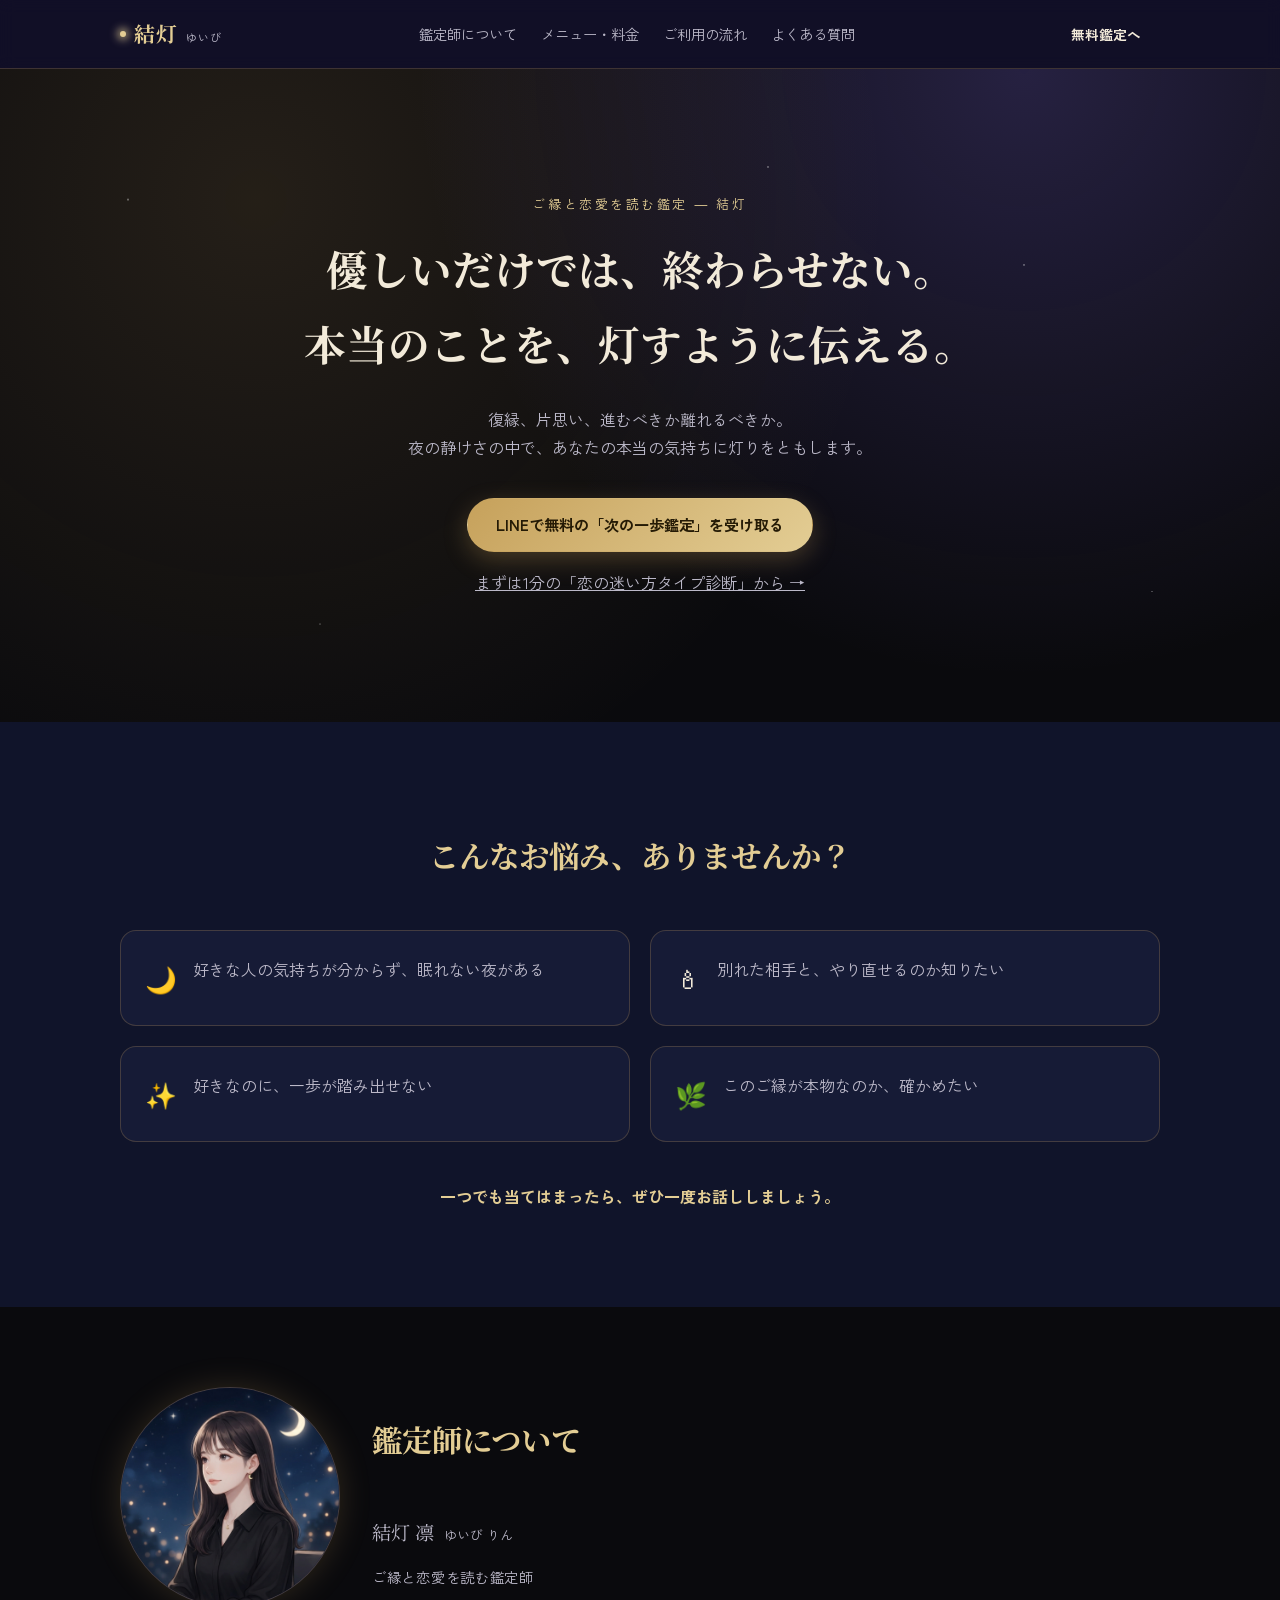
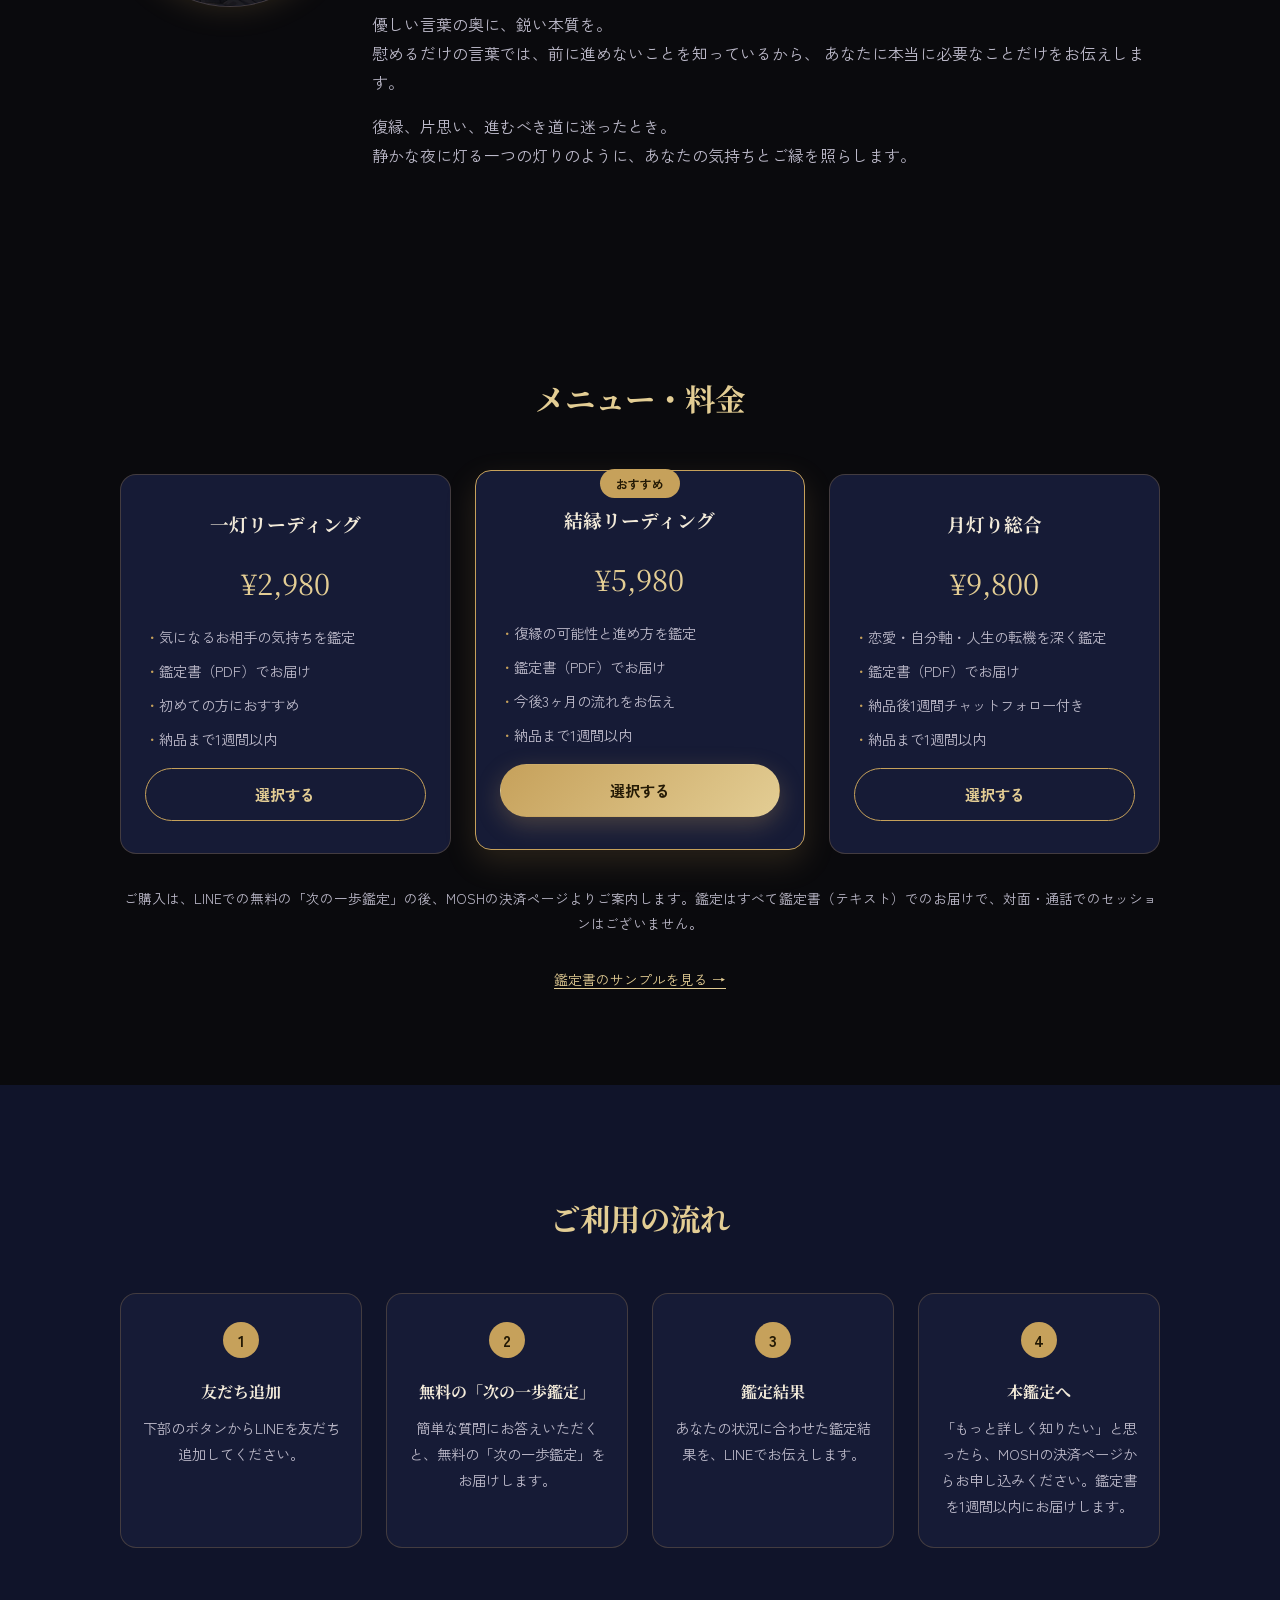
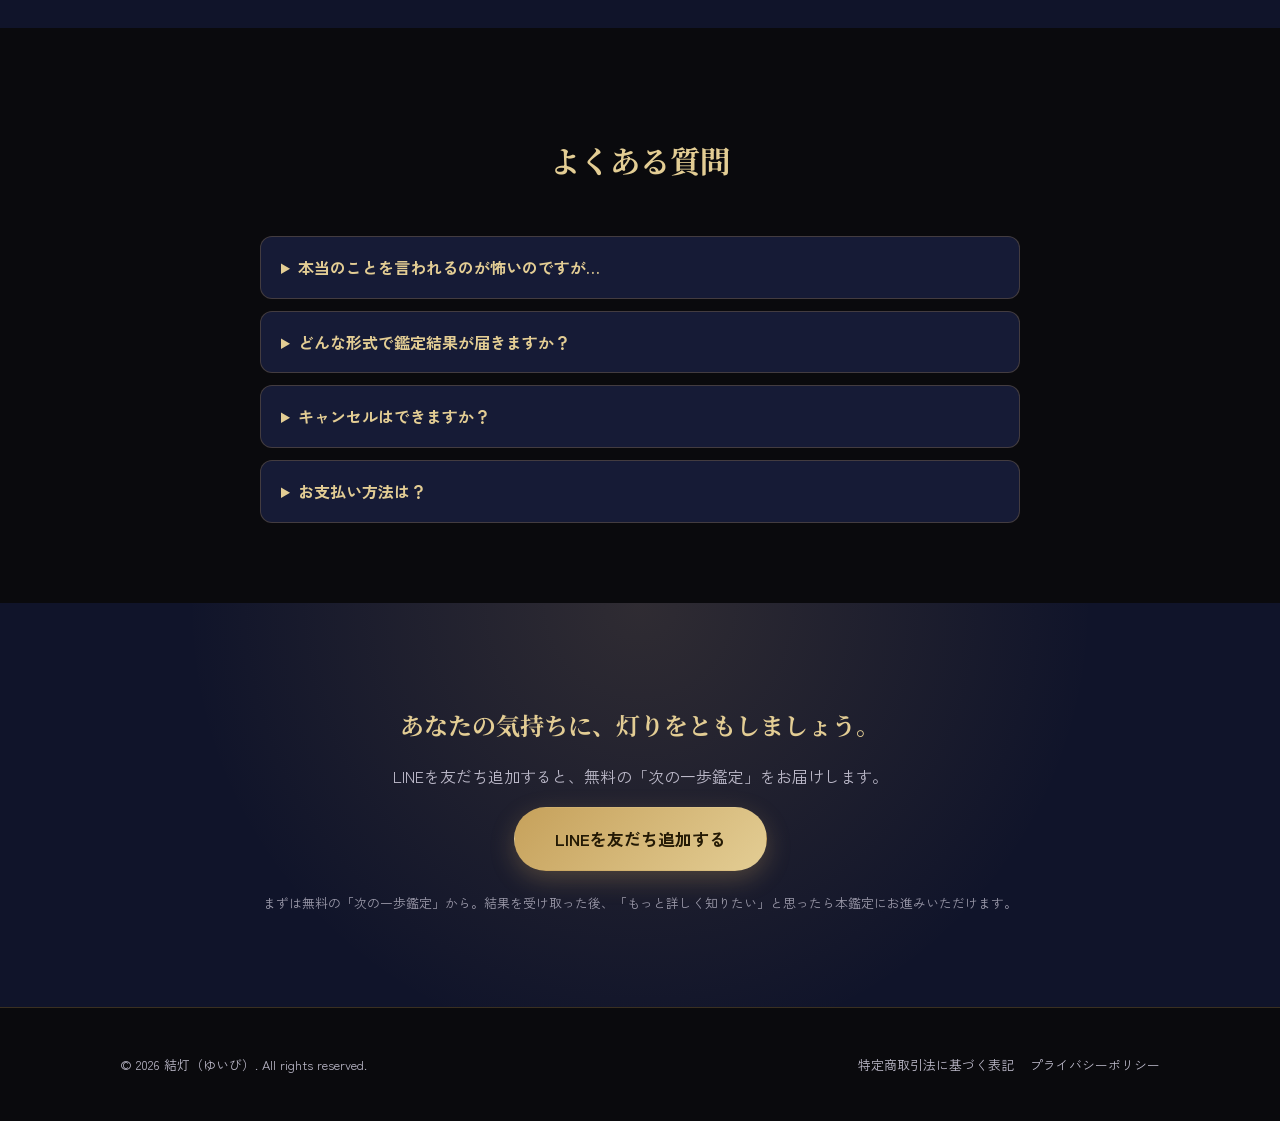
<file: index.html>
<!DOCTYPE html>
<html lang="ja">
<head>
<meta charset="UTF-8">
<meta name="viewport" content="width=device-width, initial-scale=1.0">
<title>結灯（ゆいび）— ご縁と恋愛を読む鑑定</title>
<meta name="description" content="優しい。でも、恋愛の現実には嘘をつかない。ご縁と恋愛を読む鑑定師・結灯 凛によるオンライン鑑定「結灯」。">
<link rel="preconnect" href="https://fonts.googleapis.com">
<link href="https://fonts.googleapis.com/css2?family=Noto+Serif+JP:wght@400;600;700&family=Zen+Kaku+Gothic+New:wght@400;500;700&display=swap" rel="stylesheet">
<link rel="stylesheet" href="css/style.css">
  <script data-goatcounter="https://yuibirin.goatcounter.com/count" async src="https://gc.zgo.at/count.js"></script>
</head>
<body>

<header class="site-header">
  <div class="container header-inner">
    <a href="#top" class="logo"><span class="logo-glow" aria-hidden="true"></span>結灯<span class="logo-kana">ゆいび</span></a>
    <nav class="nav" id="nav">
      <a href="#about">鑑定師について</a>
      <a href="#menu">メニュー・料金</a>
      <a href="#flow">ご利用の流れ</a>
      <a href="#faq">よくある質問</a>
    </nav>
    <a href="#cta" class="btn btn-small header-cta">無料鑑定へ</a>
    <button class="nav-toggle" id="navToggle" aria-label="メニューを開く">☰</button>
  </div>
</header>

<main>

  <!-- Hero -->
  <section class="hero" id="top">
    <div class="hero-stars" aria-hidden="true"></div>
    <div class="container hero-inner">
      <p class="eyebrow">ご縁と恋愛を読む鑑定 ― 結灯</p>
      <h1>優しいだけでは、終わらせない。<br>本当のことを、灯すように伝える。</h1>
      <p class="hero-sub">
        復縁、片思い、進むべきか離れるべきか。<br>
        夜の静けさの中で、あなたの本当の気持ちに灯りをともします。
      </p>
      <a href="#cta" class="btn btn-primary">LINEで無料の「次の一歩鑑定」を受け取る</a>
      <p class="hero-sub" style="margin-top:16px;"><a href="shindan.html" style="text-decoration:underline;">まずは1分の「恋の迷い方タイプ診断」から →</a></p>
    </div>
  </section>

  <!-- お悩み共感 -->
  <section class="empathy">
    <div class="container">
      <h2 class="section-title">こんなお悩み、ありませんか？</h2>
      <ul class="empathy-list">
        <li>
          <span class="empathy-icon">🌙</span>
          <p>好きな人の気持ちが分からず、眠れない夜がある</p>
        </li>
        <li>
          <span class="empathy-icon">🕯</span>
          <p>別れた相手と、やり直せるのか知りたい</p>
        </li>
        <li>
          <span class="empathy-icon">✨</span>
          <p>好きなのに、一歩が踏み出せない</p>
        </li>
        <li>
          <span class="empathy-icon">🌿</span>
          <p>このご縁が本物なのか、確かめたい</p>
        </li>
      </ul>
      <p class="empathy-lead">一つでも当てはまったら、ぜひ一度お話ししましょう。</p>
    </div>
  </section>

  <!-- 鑑定師について -->
  <section class="about" id="about">
    <div class="container about-inner">
      <div class="about-photo">
        <img src="images/profile.jpg" alt="結灯 凛（ゆいび りん）">
      </div>
      <div class="about-text">
        <h2 class="section-title align-left">鑑定師について</h2>
        <p class="about-name">結灯 凛<span class="about-kana">ゆいび りん</span></p>
        <p class="about-title">ご縁と恋愛を読む鑑定師</p>
        <p>
          優しい言葉の奥に、鋭い本質を。<br>
          慰めるだけの言葉では、前に進めないことを知っているから、
          あなたに本当に必要なことだけをお伝えします。
        </p>
        <p>
          復縁、片思い、進むべき道に迷ったとき。<br>
          静かな夜に灯る一つの灯りのように、あなたの気持ちとご縁を照らします。
        </p>
      </div>
    </div>
  </section>

  <!-- メニュー・料金 -->
  <section class="menu" id="menu">
    <div class="container">
      <h2 class="section-title">メニュー・料金</h2>
      <div class="plans">
        <div class="plan-card">
          <h3>一灯リーディング</h3>
          <p class="plan-price">¥2,980</p>
          <ul>
            <li>気になるお相手の気持ちを鑑定</li>
            <li>鑑定書（PDF）でお届け</li>
            <li>初めての方におすすめ</li>
            <li>納品まで1週間以内</li>
          </ul>
          <a href="#cta" class="btn btn-outline">選択する</a>
        </div>
        <div class="plan-card plan-featured">
          <p class="plan-badge">おすすめ</p>
          <h3>結縁リーディング</h3>
          <p class="plan-price">¥5,980</p>
          <ul>
            <li>復縁の可能性と進め方を鑑定</li>
            <li>鑑定書（PDF）でお届け</li>
            <li>今後3ヶ月の流れをお伝え</li>
            <li>納品まで1週間以内</li>
          </ul>
          <a href="#cta" class="btn btn-primary">選択する</a>
        </div>
        <div class="plan-card">
          <h3>月灯り総合</h3>
          <p class="plan-price">¥9,800</p>
          <ul>
            <li>恋愛・自分軸・人生の転機を深く鑑定</li>
            <li>鑑定書（PDF）でお届け</li>
            <li>納品後1週間チャットフォロー付き</li>
            <li>納品まで1週間以内</li>
          </ul>
          <a href="#cta" class="btn btn-outline">選択する</a>
        </div>
      </div>
      <p class="menu-flow-note">ご購入は、LINEでの無料の「次の一歩鑑定」の後、MOSHの決済ページよりご案内します。鑑定はすべて鑑定書（テキスト）でのお届けで、対面・通話でのセッションはございません。</p>
      <p class="menu-flow-note"><a href="sample.html">鑑定書のサンプルを見る →</a></p>
    </div>
  </section>

  <!-- ご利用の流れ -->
  <section class="flow" id="flow">
    <div class="container">
      <h2 class="section-title">ご利用の流れ</h2>
      <ol class="flow-steps">
        <li>
          <span class="flow-num">1</span>
          <h3>友だち追加</h3>
          <p>下部のボタンからLINEを友だち追加してください。</p>
        </li>
        <li>
          <span class="flow-num">2</span>
          <h3>無料の「次の一歩鑑定」</h3>
          <p>簡単な質問にお答えいただくと、無料の「次の一歩鑑定」をお届けします。</p>
        </li>
        <li>
          <span class="flow-num">3</span>
          <h3>鑑定結果</h3>
          <p>あなたの状況に合わせた鑑定結果を、LINEでお伝えします。</p>
        </li>
        <li>
          <span class="flow-num">4</span>
          <h3>本鑑定へ</h3>
          <p>「もっと詳しく知りたい」と思ったら、MOSHの決済ページからお申し込みください。鑑定書を1週間以内にお届けします。</p>
        </li>
      </ol>
    </div>
  </section>

  <!-- FAQ -->
  <section class="faq" id="faq">
    <div class="container">
      <h2 class="section-title">よくある質問</h2>
      <div class="faq-list">
        <details>
          <summary>本当のことを言われるのが怖いのですが…</summary>
          <p>優しくお伝えしますが、現実から目を逸らさない鑑定を大切にしています。あなたが前に進むために必要なことだけをお話しします。</p>
        </details>
        <details>
          <summary>どんな形式で鑑定結果が届きますか？</summary>
          <p>すべて鑑定書（テキスト）でのお届けです。対面・通話でのセッションはございませんので、お好きなタイミングで読み返していただけます。</p>
        </details>
        <details>
          <summary>キャンセルはできますか？</summary>
          <p>鑑定書の作成に着手する前であれば全額返金いたします。作成に着手した後は、サービスの性質上、返金をお受けできません。</p>
        </details>
        <details>
          <summary>お支払い方法は？</summary>
          <p>クレジットカード決済に対応しています（決済代行サービス「MOSH」を利用）。LINEでのご案内後、MOSHの決済ページからお申し込みいただけます。</p>
        </details>
      </div>
    </div>
  </section>

  <!-- CTA -->
  <section class="cta-final" id="cta">
    <div class="container">
      <h2>あなたの気持ちに、灯りをともしましょう。</h2>
      <p>LINEを友だち追加すると、無料の「次の一歩鑑定」をお届けします。</p>
      <a href="https://lin.ee/8KUu7Op" class="btn btn-primary btn-large" target="_blank" rel="noopener" data-goatcounter-click="top-line" data-goatcounter-title="トップ→LINEボタン">LINEを友だち追加する</a>
      <p class="cta-note">まずは無料の「次の一歩鑑定」から。結果を受け取った後、「もっと詳しく知りたい」と思ったら本鑑定にお進みいただけます。</p>
    </div>
  </section>

</main>

<footer class="site-footer">
  <div class="container footer-inner">
    <p>&copy; 2026 結灯（ゆいび）. All rights reserved.</p>
    <nav class="footer-nav">
      <a href="tokushoho.html">特定商取引法に基づく表記</a>
      <a href="privacy.html">プライバシーポリシー</a>
    </nav>
  </div>
</footer>

<script src="js/script.js"></script>
</body>
</html>
</file>
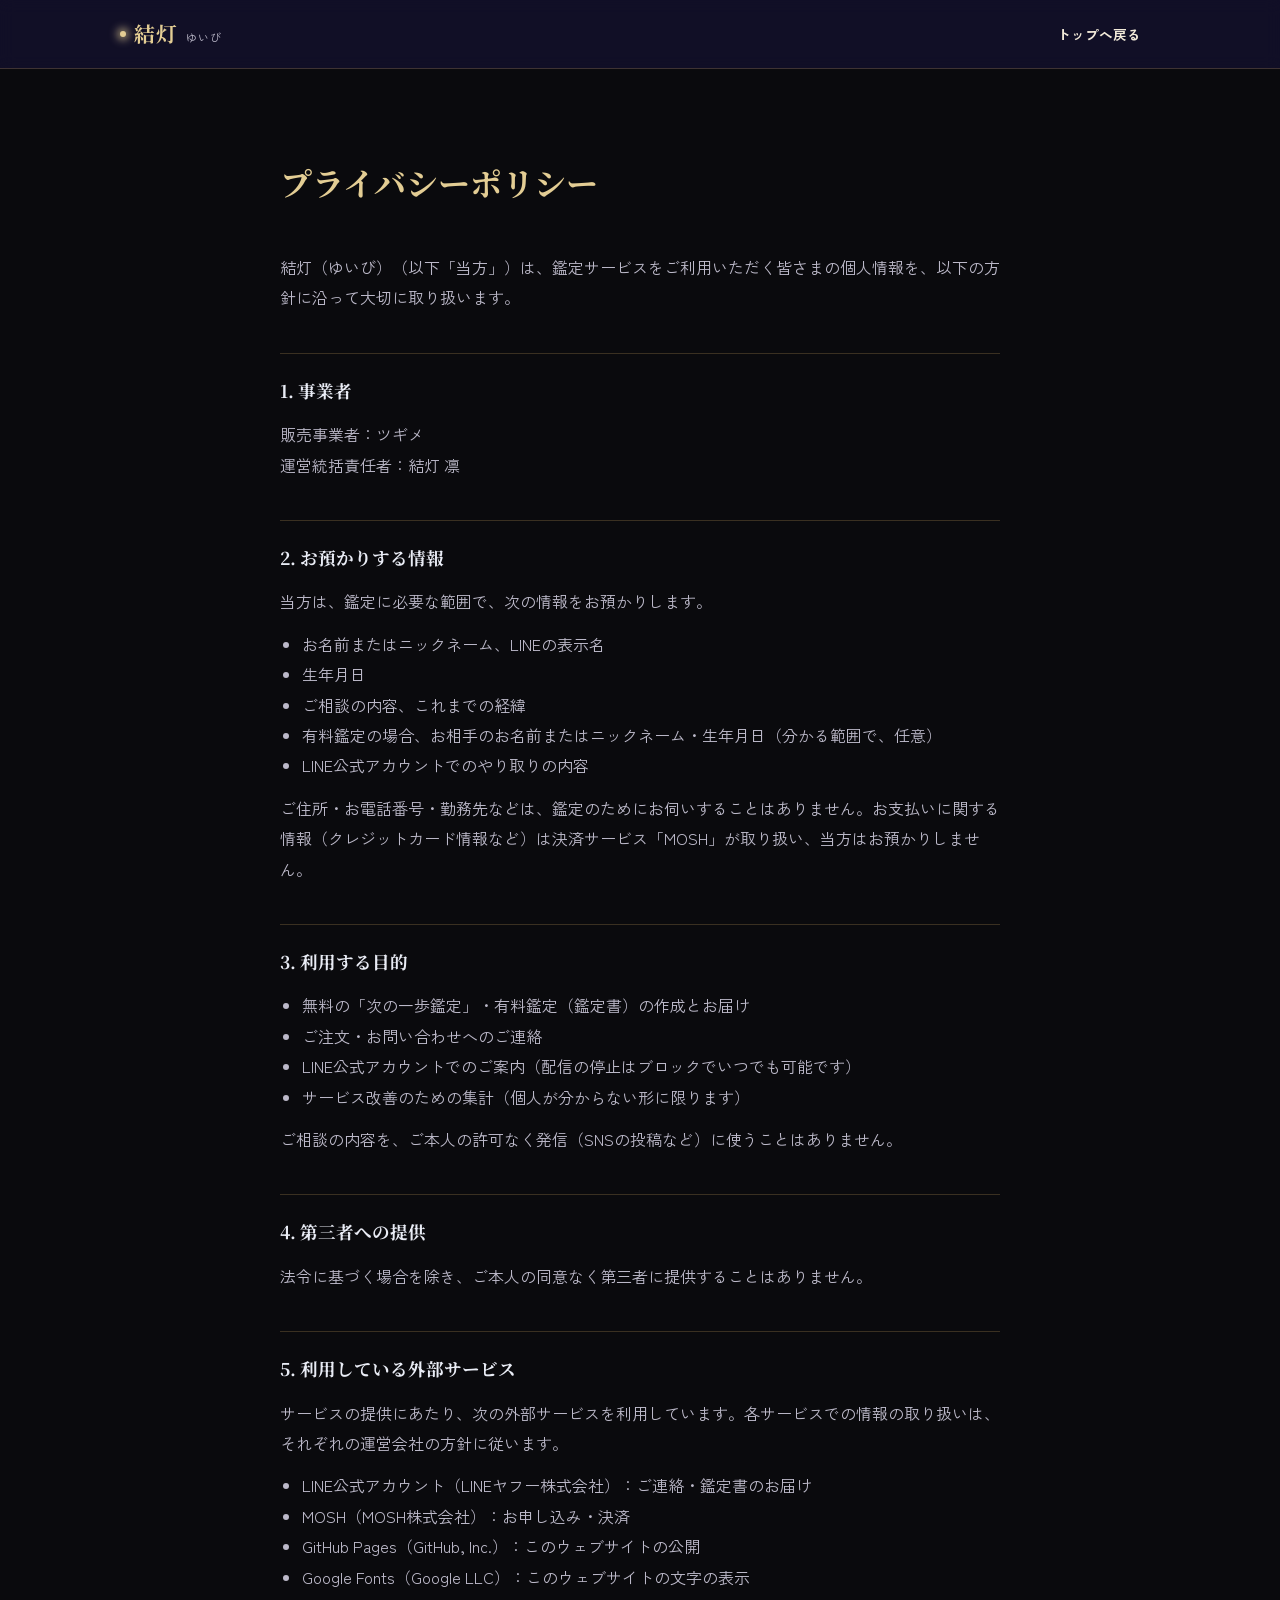
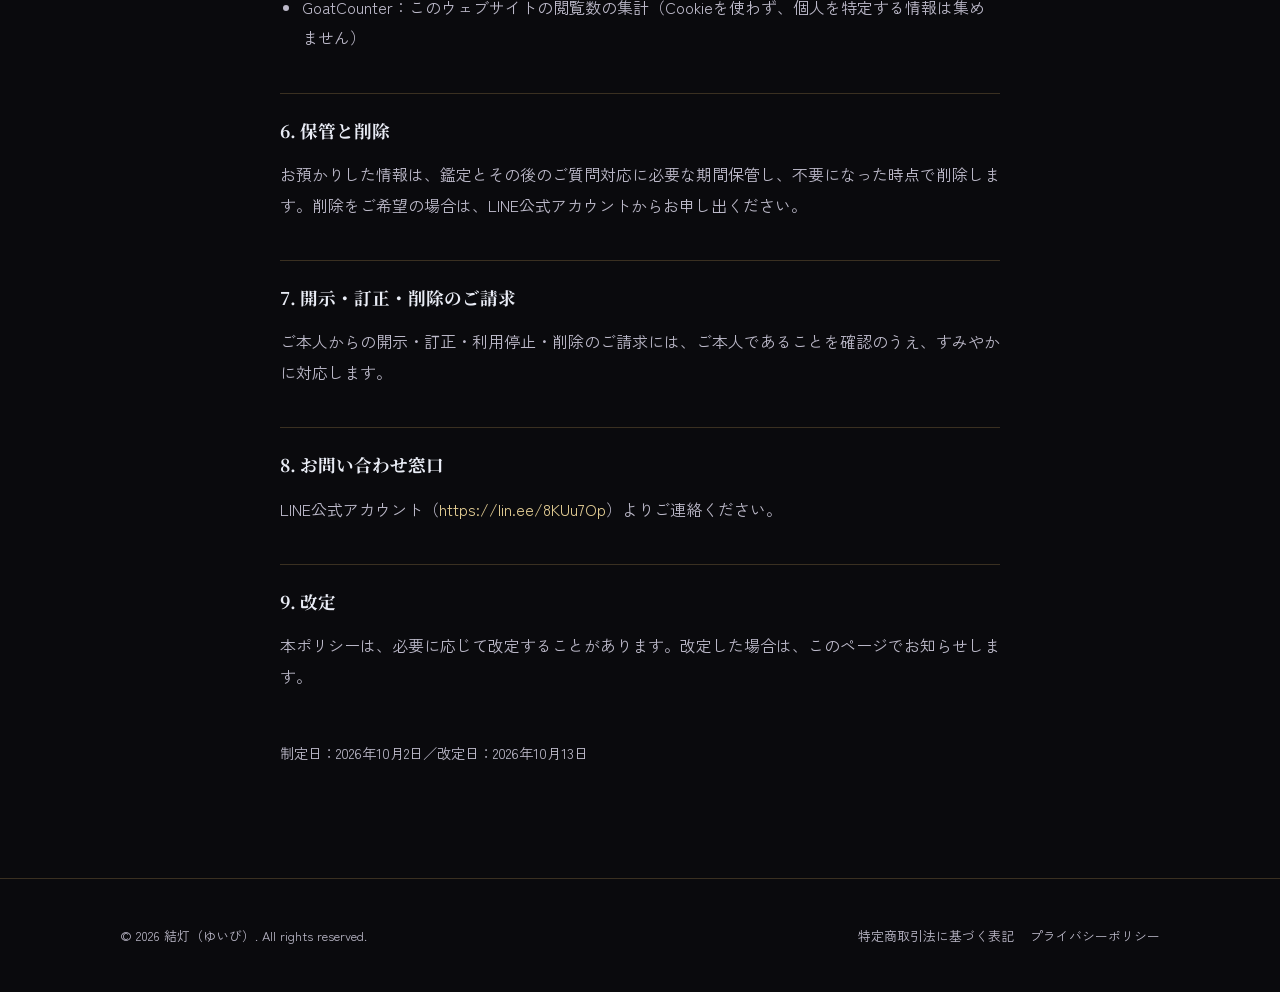
<file: privacy.html>
<!DOCTYPE html>
<html lang="ja">
<head>
<meta charset="UTF-8">
<meta name="viewport" content="width=device-width, initial-scale=1.0">
<title>プライバシーポリシー — 結灯（ゆいび）</title>
<meta name="description" content="結灯（ゆいび）のプライバシーポリシーです。">
<link rel="preconnect" href="https://fonts.googleapis.com">
<link href="https://fonts.googleapis.com/css2?family=Noto+Serif+JP:wght@400;600;700&family=Zen+Kaku+Gothic+New:wght@400;500;700&display=swap" rel="stylesheet">
<link rel="stylesheet" href="css/style.css">
<link rel="stylesheet" href="css/legal.css">
  <script data-goatcounter="https://yuibirin.goatcounter.com/count" async src="https://gc.zgo.at/count.js"></script>
</head>
<body>

<header class="site-header">
  <div class="container header-inner">
    <a href="index.html" class="logo"><span class="logo-glow" aria-hidden="true"></span>結灯<span class="logo-kana">ゆいび</span></a>
    <a href="index.html" class="btn btn-small header-cta">トップへ戻る</a>
  </div>
</header>

<main class="legal">
  <div class="container legal-inner">
    <h1>プライバシーポリシー</h1>

    <div class="legal-text">
      <p>結灯（ゆいび）（以下「当方」）は、鑑定サービスをご利用いただく皆さまの個人情報を、以下の方針に沿って大切に取り扱います。</p>

      <h2>1. 事業者</h2>
      <p>販売事業者：ツギメ<br>運営統括責任者：結灯 凛</p>

      <h2>2. お預かりする情報</h2>
      <p>当方は、鑑定に必要な範囲で、次の情報をお預かりします。</p>
      <ul>
        <li>お名前またはニックネーム、LINEの表示名</li>
        <li>生年月日</li>
        <li>ご相談の内容、これまでの経緯</li>
        <li>有料鑑定の場合、お相手のお名前またはニックネーム・生年月日（分かる範囲で、任意）</li>
        <li>LINE公式アカウントでのやり取りの内容</li>
      </ul>
      <p>ご住所・お電話番号・勤務先などは、鑑定のためにお伺いすることはありません。お支払いに関する情報（クレジットカード情報など）は決済サービス「MOSH」が取り扱い、当方はお預かりしません。</p>

      <h2>3. 利用する目的</h2>
      <ul>
        <li>無料の「次の一歩鑑定」・有料鑑定（鑑定書）の作成とお届け</li>
        <li>ご注文・お問い合わせへのご連絡</li>
        <li>LINE公式アカウントでのご案内（配信の停止はブロックでいつでも可能です）</li>
        <li>サービス改善のための集計（個人が分からない形に限ります）</li>
      </ul>
      <p>ご相談の内容を、ご本人の許可なく発信（SNSの投稿など）に使うことはありません。</p>

      <h2>4. 第三者への提供</h2>
      <p>法令に基づく場合を除き、ご本人の同意なく第三者に提供することはありません。</p>

      <h2>5. 利用している外部サービス</h2>
      <p>サービスの提供にあたり、次の外部サービスを利用しています。各サービスでの情報の取り扱いは、それぞれの運営会社の方針に従います。</p>
      <ul>
        <li>LINE公式アカウント（LINEヤフー株式会社）：ご連絡・鑑定書のお届け</li>
        <li>MOSH（MOSH株式会社）：お申し込み・決済</li>
        <li>GitHub Pages（GitHub, Inc.）：このウェブサイトの公開</li>
        <li>Google Fonts（Google LLC）：このウェブサイトの文字の表示</li>
        <li>GoatCounter：このウェブサイトの閲覧数の集計（Cookieを使わず、個人を特定する情報は集めません）</li>
      </ul>

      <h2>6. 保管と削除</h2>
      <p>お預かりした情報は、鑑定とその後のご質問対応に必要な期間保管し、不要になった時点で削除します。削除をご希望の場合は、LINE公式アカウントからお申し出ください。</p>

      <h2>7. 開示・訂正・削除のご請求</h2>
      <p>ご本人からの開示・訂正・利用停止・削除のご請求には、ご本人であることを確認のうえ、すみやかに対応します。</p>

      <h2>8. お問い合わせ窓口</h2>
      <p>LINE公式アカウント（<a href="https://lin.ee/8KUu7Op" target="_blank" rel="noopener">https://lin.ee/8KUu7Op</a>）よりご連絡ください。</p>

      <h2>9. 改定</h2>
      <p>本ポリシーは、必要に応じて改定することがあります。改定した場合は、このページでお知らせします。</p>

      <p class="legal-date">制定日：2026年10月2日／改定日：2026年10月13日</p>
    </div>
  </div>
</main>

<footer class="site-footer">
  <div class="container footer-inner">
    <p>&copy; 2026 結灯（ゆいび）. All rights reserved.</p>
    <nav class="footer-nav">
      <a href="tokushoho.html">特定商取引法に基づく表記</a>
      <a href="privacy.html">プライバシーポリシー</a>
    </nav>
  </div>
</footer>

</body>
</html>
</file>
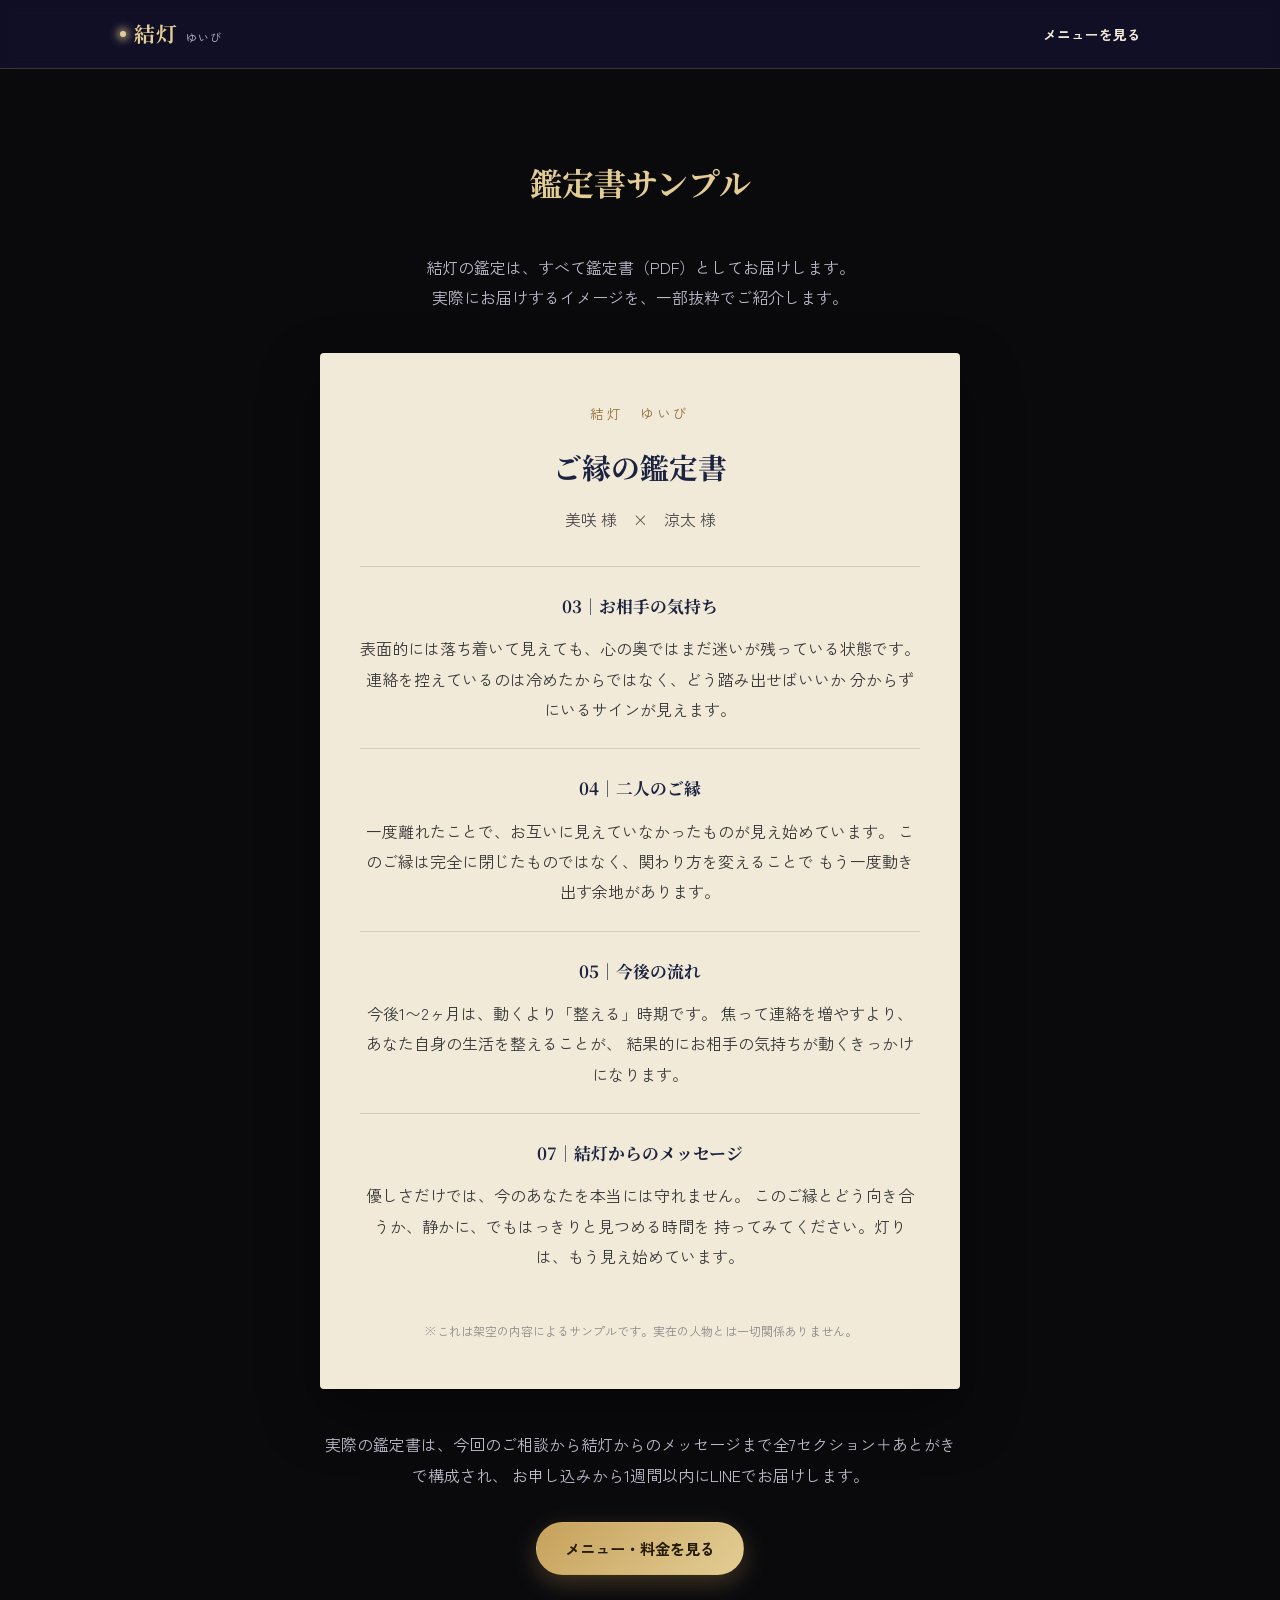
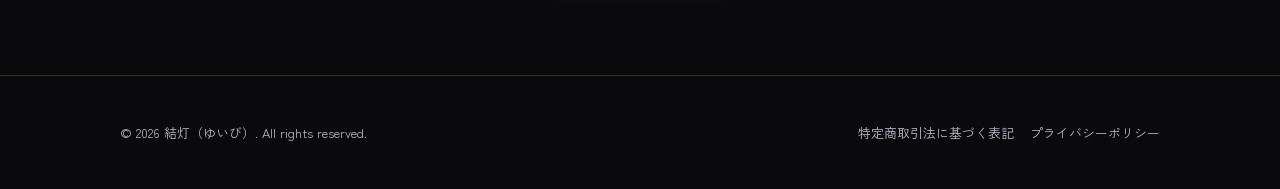
<file: sample.html>
<!DOCTYPE html>
<html lang="ja">
<head>
<meta charset="UTF-8">
<meta name="viewport" content="width=device-width, initial-scale=1.0">
<title>鑑定書サンプル — 結灯（ゆいび）</title>
<meta name="description" content="結灯（ゆいび）でお届けする鑑定書のサンプルイメージです。">
<link rel="preconnect" href="https://fonts.googleapis.com">
<link href="https://fonts.googleapis.com/css2?family=Noto+Serif+JP:wght@400;600;700&family=Zen+Kaku+Gothic+New:wght@400;500;700&display=swap" rel="stylesheet">
<link rel="stylesheet" href="css/style.css">
<link rel="stylesheet" href="css/legal.css">
<link rel="stylesheet" href="css/sample.css">
  <script data-goatcounter="https://yuibirin.goatcounter.com/count" async src="https://gc.zgo.at/count.js"></script>
</head>
<body>

<header class="site-header">
  <div class="container header-inner">
    <a href="index.html" class="logo"><span class="logo-glow" aria-hidden="true"></span>結灯<span class="logo-kana">ゆいび</span></a>
    <a href="index.html#menu" class="btn btn-small header-cta">メニューを見る</a>
  </div>
</header>

<main class="legal sample-page">
  <div class="container legal-inner">
    <h1>鑑定書サンプル</h1>
    <p class="sample-intro">
      結灯の鑑定は、すべて鑑定書（PDF）としてお届けします。<br>
      実際にお届けするイメージを、一部抜粋でご紹介します。
    </p>

    <div class="doc-mock">
      <p class="doc-mock-eyebrow">結灯　ゆいび</p>
      <h2 class="doc-mock-title">ご縁の鑑定書</h2>
      <p class="doc-mock-names">美咲 様　×　涼太 様</p>

      <div class="doc-mock-section">
        <h3>03｜お相手の気持ち</h3>
        <p>
          表面的には落ち着いて見えても、心の奥ではまだ迷いが残っている状態です。
          連絡を控えているのは冷めたからではなく、どう踏み出せばいいか
          分からずにいるサインが見えます。
        </p>
      </div>

      <div class="doc-mock-section">
        <h3>04｜二人のご縁</h3>
        <p>
          一度離れたことで、お互いに見えていなかったものが見え始めています。
          このご縁は完全に閉じたものではなく、関わり方を変えることで
          もう一度動き出す余地があります。
        </p>
      </div>

      <div class="doc-mock-section">
        <h3>05｜今後の流れ</h3>
        <p>
          今後1〜2ヶ月は、動くより「整える」時期です。
          焦って連絡を増やすより、あなた自身の生活を整えることが、
          結果的にお相手の気持ちが動くきっかけになります。
        </p>
      </div>

      <div class="doc-mock-section">
        <h3>07｜結灯からのメッセージ</h3>
        <p>
          優しさだけでは、今のあなたを本当には守れません。
          このご縁とどう向き合うか、静かに、でもはっきりと見つめる時間を
          持ってみてください。灯りは、もう見え始めています。
        </p>
      </div>

      <p class="doc-mock-note">※これは架空の内容によるサンプルです。実在の人物とは一切関係ありません。</p>
    </div>

    <p class="sample-footnote">
      実際の鑑定書は、今回のご相談から結灯からのメッセージまで全7セクション＋あとがきで構成され、
      お申し込みから1週間以内にLINEでお届けします。
    </p>

    <a href="index.html#menu" class="btn btn-primary">メニュー・料金を見る</a>
  </div>
</main>

<footer class="site-footer">
  <div class="container footer-inner">
    <p>&copy; 2026 結灯（ゆいび）. All rights reserved.</p>
    <nav class="footer-nav">
      <a href="tokushoho.html">特定商取引法に基づく表記</a>
      <a href="privacy.html">プライバシーポリシー</a>
    </nav>
  </div>
</footer>

</body>
</html>
</file>
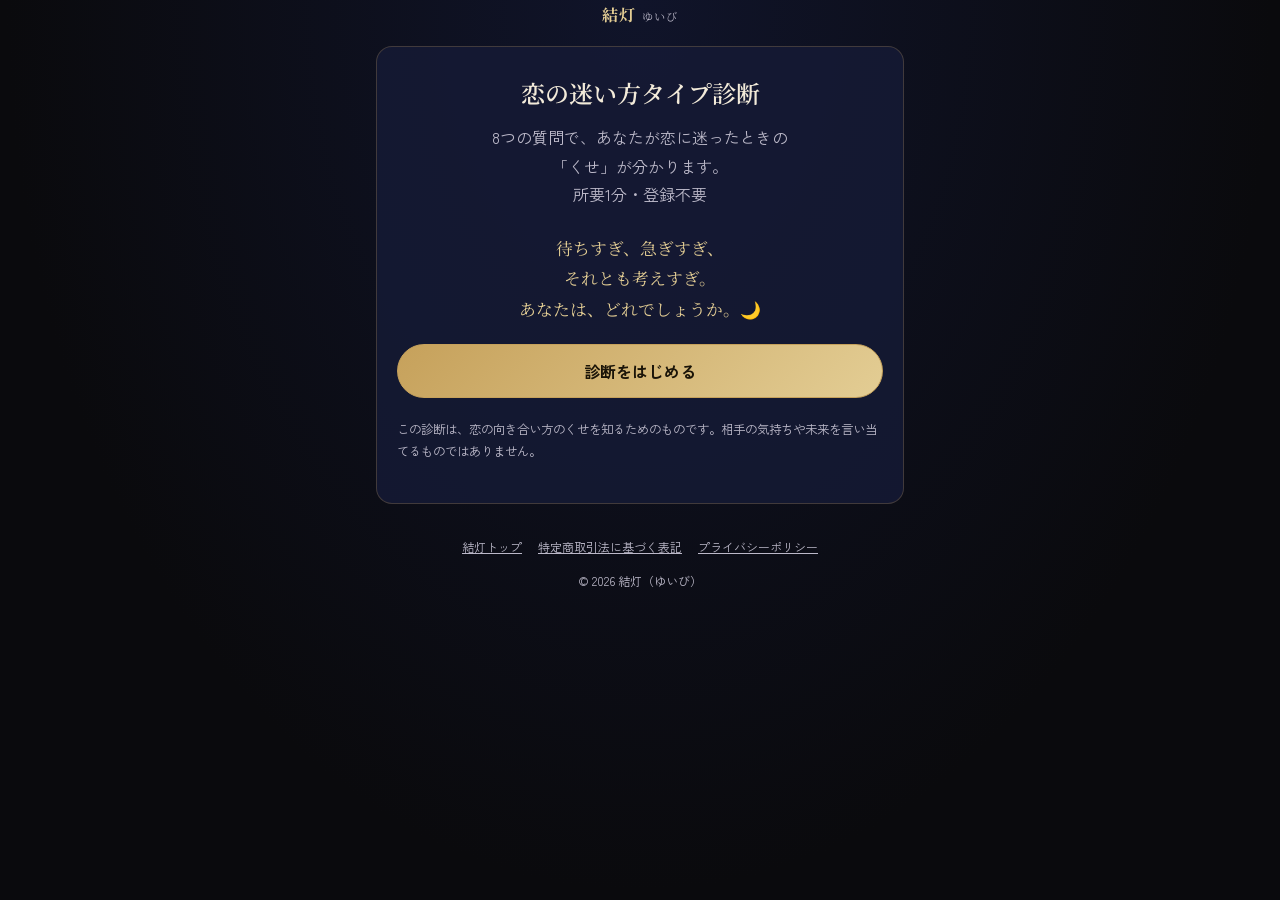
<file: shindan.html>
<!DOCTYPE html>
<html lang="ja">
<head>
<meta charset="UTF-8">
<meta name="viewport" content="width=device-width, initial-scale=1.0">
<title>恋の迷い方タイプ診断 — 結灯（ゆいび）</title>
<meta name="description" content="8つの質問で、あなたが恋に迷ったときの「くせ」が分かります。所要1分・登録不要。">
<meta property="og:title" content="恋の迷い方タイプ診断 — 結灯（ゆいび）">
<meta property="og:description" content="8つの質問で、恋に迷ったときのあなたの「くせ」が分かります。所要1分・登録不要。">
<link rel="preconnect" href="https://fonts.googleapis.com">
<link href="https://fonts.googleapis.com/css2?family=Noto+Serif+JP:wght@400;600;700&family=Zen+Kaku+Gothic+New:wght@400;500;700&display=swap" rel="stylesheet">
<style>
:root {
  --bg: #0a0a0d;
  --bg-alt: #10142a;
  --surface: #161b36;
  --text: #f2ead9;
  --muted: #bcb9c9;
  --accent: #c6a15b;
  --accent-soft: #e3cd94;
  --border: rgba(198, 161, 91, 0.25);
  --serif: "Noto Serif JP", serif;
  --sans: "Zen Kaku Gothic New", sans-serif;
}
* { box-sizing: border-box; }
body {
  margin: 0;
  min-height: 100vh;
  background: radial-gradient(ellipse at top, var(--bg-alt) 0%, var(--bg) 70%);
  color: var(--text);
  font-family: var(--sans);
  line-height: 1.8;
  -webkit-font-smoothing: antialiased;
}
a { color: inherit; }
.wrap { max-width: 560px; margin: 0 auto; padding: 0 16px; }
header { padding: 20px 0 8px; text-align: center; }
.logo { font-family: var(--serif); font-weight: 700; color: var(--accent-soft); letter-spacing: .05em; text-decoration: none; }
.logo small { font-size: .7em; margin-left: 6px; color: var(--muted); font-weight: 400; }
.card {
  background: rgba(22, 27, 54, 0.85);
  border: 1px solid var(--border);
  border-radius: 16px;
  padding: 28px 20px;
  margin: 16px 0 32px;
}
h1, h2 { font-family: var(--serif); font-weight: 600; line-height: 1.5; margin: 0 0 12px; }
h1 { font-size: 1.5rem; text-align: center; }
h2 { font-size: 1.15rem; }
.lead { color: var(--muted); text-align: center; margin: 0 0 24px; }
.tease { color: var(--accent-soft); text-align: center; font-family: var(--serif); font-size: 1.05rem; margin: 0 0 20px; }
.note { font-size: .78rem; color: var(--muted); margin-top: 20px; }
.btn {
  display: block; width: 100%;
  padding: 14px 16px; border-radius: 999px;
  border: 1px solid var(--accent);
  background: linear-gradient(135deg, var(--accent), var(--accent-soft));
  color: #1a1408; font-weight: 700; font-size: 1rem; font-family: var(--sans);
  text-align: center; text-decoration: none; cursor: pointer;
}
.btn-line { background: #06c755; border-color: #06c755; color: #fff; }
.btn-ghost { background: transparent; color: var(--accent-soft); margin-top: 12px; }
.progress { height: 4px; background: rgba(255,255,255,.08); border-radius: 4px; margin-bottom: 20px; overflow: hidden; }
.progress span { display: block; height: 100%; background: var(--accent-soft); width: 0; transition: width .3s; }
.qnum { color: var(--accent-soft); font-size: .85rem; margin-bottom: 4px; }
.opts { display: grid; gap: 10px; margin-top: 16px; }
.opt {
  text-align: left; padding: 14px 16px; border-radius: 12px;
  border: 1px solid var(--border); background: rgba(10,10,13,.5);
  color: var(--text); font-family: var(--sans); font-size: .95rem; line-height: 1.6; cursor: pointer;
}
.opt:hover, .opt:focus-visible { border-color: var(--accent-soft); outline: none; }
.type-label { text-align: center; color: var(--muted); font-size: .85rem; margin: 0; }
.type-name { text-align: center; font-family: var(--serif); font-size: 1.8rem; color: var(--accent-soft); margin: 4px 0 8px; }
.type-catch { text-align: center; margin: 0 0 20px; }
.step { border-left: 3px solid var(--accent); padding: 8px 12px; margin: 20px 0; background: rgba(198,161,91,.08); border-radius: 0 8px 8px 0; }
.step strong { display: block; color: var(--accent-soft); font-size: .85rem; }
.next { margin-top: 24px; padding-top: 8px; border-top: 1px solid var(--border); }
.cta { margin: 0 0 8px; padding: 16px; border: 1px solid #06c755; border-radius: 12px; background: rgba(6,199,85,.06); }
.cta-title { font-family: var(--serif); font-weight: 700; text-align: center; color: var(--accent-soft); margin: 0 0 6px; }
.cta-sub { font-size: .88rem; margin: 0 0 14px; }
.cta-sub b { color: var(--accent-soft); }
.steps { margin: 14px 0 0; padding-left: 1.4em; font-size: .9rem; }
.steps small { color: var(--muted); }
.steps li { margin: 4px 0; }
.steps b { color: var(--accent-soft); }
.hidden { display: none; }
footer { text-align: center; font-size: .75rem; color: var(--muted); padding: 0 0 32px; }
footer a { margin: 0 8px; }
</style>
  <script data-goatcounter="https://yuibirin.goatcounter.com/count" async src="https://gc.zgo.at/count.js"></script>
</head>
<body>
<header class="wrap">
  <a class="logo" href="index.html">結灯<small>ゆいび</small></a>
</header>

<main class="wrap">
  <section class="card" id="start">
    <h1>恋の迷い方タイプ診断</h1>
    <p class="lead">8つの質問で、あなたが恋に迷ったときの<br>「くせ」が分かります。<br>所要1分・登録不要</p>
    <p class="tease">待ちすぎ、急ぎすぎ、<br>それとも考えすぎ。<br>あなたは、どれでしょうか。🌙</p>
    <button class="btn" id="startBtn">診断をはじめる</button>
    <p class="note">この診断は、恋の向き合い方のくせを知るためのものです。相手の気持ちや未来を言い当てるものではありません。</p>
  </section>

  <section class="card hidden" id="quiz" aria-live="polite">
    <div class="progress"><span id="bar"></span></div>
    <p class="qnum" id="qnum"></p>
    <h2 id="qtext"></h2>
    <div class="opts" id="opts"></div>
  </section>

  <section class="card hidden" id="result" aria-live="polite">
    <p class="type-label">あなたは</p>
    <p class="type-name" id="rname"></p>
    <p class="type-catch" id="rcatch"></p>
    <div class="cta">
      <p class="cta-title">無料で、結灯 凛があなたの次の一歩を視ます🌙</p>
      <p class="cta-sub">このタイプの続き（その夜にできる小さな一歩）と、月霊鑑定で視る<b>「次の一歩鑑定」</b>を、LINEでお届けします。</p>
      <a class="btn btn-line" id="lineBtn" href="https://lin.ee/8KUu7Op" target="_blank" rel="noopener" data-goatcounter-click="shindan-line" data-goatcounter-title="診断→LINEボタン">LINEで続きを受け取る（無料）</a>
      <ol class="steps">
        <li>上のボタンを押すと、トーク画面に <b id="rkw"></b> が入力された状態で開きます</li>
        <li>友だち追加して、そのまま送信ボタンを押すだけ<br><small>うまく入力されない場合は、下のボタンでコピーして貼ってください</small></li>
      </ol>
    </div>
    <div class="step"><strong><span id="rname2"></span>が迷いやすいのは、こんな時です</strong><span id="rscene"></span></div>
    <div class="next">
      <button class="btn btn-ghost" id="copyBtn" data-goatcounter-click="shindan-copy" data-goatcounter-title="診断→タイプ名コピー">タイプ名をコピーする</button>
      <button class="btn btn-ghost" id="retryBtn">もう一度診断する</button>
    </div>
  </section>
</main>

<footer class="wrap">
  <a href="index.html">結灯トップ</a><a href="tokushoho.html">特定商取引法に基づく表記</a><a href="privacy.html">プライバシーポリシー</a>
  <p>&copy; 2026 結灯（ゆいび）</p>
</footer>

<script>
const Q = [
  ["好きな人から、返事が半日来ません。あなたは？",
   ["自分からは送らず、通知が来るのをじっと待つ","送った文を読み返して、何が悪かったか考える","「忙しい？」ともう一通送りたくなる","相手が疲れているのかも、と心配になる"]],
  ["夜、ひとりの時間に一番しがちなことは？",
   ["相手のSNSが更新されていないか見に行く","今までのやりとりを最初から読み返す","「この関係、どうなるんだろう」と答えを出したくなる","相手が喜ぶことを考えている"]],
  ["友だちに恋の相談をするとき、あなたは？",
   ["話したいけれど、結局「大丈夫」と言ってしまう","状況を細かく説明して、意見を何人にも聞く","「で、どうしたらいい？」とすぐ答えを求める","相手を悪く言われると、かばってしまう"]],
  ["デートの予定、どうやって決まることが多い？",
   ["相手から誘われるのを待つ","誘う文を何度も書き直して、なかなか送れない","思い立ったらすぐ誘う","相手の都合に全部合わせる"]],
  ["恋で一番こわいことは？",
   ["自分から動いて、拒まれること","判断を間違えて、後悔すること","このまま何も変わらないこと","相手に嫌われて、離れていかれること"]],
  ["占いを見るとしたら、知りたいのは？",
   ["相手が私をどう思っているか","この恋の流れと、うまくいく理由","いつ動けばいいか、結果はどうなるか","相手にとって、私は必要な存在か"]],
  ["小さなけんかのあと、あなたは？",
   ["相手から連絡が来るまで待つ","どちらが悪かったか、頭の中で整理し続ける","すぐに話し合って、白黒つけたい","自分が悪くなくても、先に謝る"]],
  ["今のあなたに一番近い言葉は？",
   ["「本当は、もっと近づきたい」","「考えすぎて、疲れてしまった」","「早く、答えがほしい」","「私ばかり、頑張っている気がする」"]]
];
const T = [
  {name:"待ちすぎさん", kw:"待ちすぎ", catch:"やさしさから、一歩を相手にゆだねている人", scene:"返事を待つ夜、自分から送るかどうかで止まってしまう時"},
  {name:"考えすぎさん", kw:"考えすぎ", catch:"まじめさから、正解を探し続けている人", scene:"やりとりを何度も読み返して、相手の気持ちの「正解」を探してしまう時"},
  {name:"急ぎすぎさん", kw:"急ぎすぎ", catch:"まっすぐさから、答えを早く出したい人", scene:"返事が来ない時間に耐えられず、もう一通送りたくなる時"},
  {name:"抱えすぎさん", kw:"抱えすぎ", catch:"思いやりから、相手の分まで背負っている人", scene:"自分が悪くなくても先に謝って、本音を飲みこんでしまう時"}
];
const $ = id => document.getElementById(id);
let i = 0, score = [0,0,0,0], last = 0;

function show(id){ ["start","quiz","result"].forEach(s => $(s).classList.toggle("hidden", s !== id)); window.scrollTo(0,0); }

function render(){
  const [q, opts] = Q[i];
  $("qnum").textContent = "質問 " + (i+1) + " / " + Q.length;
  $("qtext").textContent = q;
  $("bar").style.width = (i / Q.length * 100) + "%";
  const box = $("opts"); box.innerHTML = "";
  opts.forEach((o, k) => {
    const b = document.createElement("button");
    b.className = "opt"; b.textContent = o;
    b.onclick = () => answer(k);
    box.appendChild(b);
  });
}

function answer(k){
  score[k]++;
  if (i === Q.length - 1) last = k;
  gc("shindan-q" + (i + 1), "質問" + (i + 1) + "に回答");
  i++;
  if (i < Q.length) render(); else result();
}

function result(){
  const max = Math.max(...score);
  const top = score.map((s,k) => s === max ? k : -1).filter(k => k >= 0);
  const t = T[top.includes(last) ? last : top[0]];
  $("rname").textContent = t.name;
  $("rcatch").textContent = t.catch;
  $("rname2").textContent = t.name;
  $("rscene").textContent = "「" + t.scene + "」";
  $("rkw").textContent = "「" + t.kw + "」";
  $("lineBtn").textContent = "LINEで「" + t.kw + "」の続きを受け取る（無料）";
  $("lineBtn").href = "https://line.me/R/oaMessage/@760tovlm/?" + encodeURIComponent(t.kw);
  $("copyBtn").dataset.kw = t.kw;
  $("copyBtn").textContent = "タイプ名をコピーする（念のため）";
  gc("shindan-done-" + t.kw, "診断完了：" + t.name);
  show("result");
}

function gc(path, title){ try { window.goatcounter && window.goatcounter.count && window.goatcounter.count({path: path, title: title, event: true}); } catch(e){} }
$("startBtn").onclick = () => { i = 0; score = [0,0,0,0]; gc("shindan-start", "診断スタート"); render(); show("quiz"); };
$("retryBtn").onclick = () => show("start");
$("lineBtn").addEventListener("click", () => {
  const kw = $("copyBtn").dataset.kw;
  try { navigator.clipboard.writeText(kw).catch(() => {}); } catch(e) {}
});
$("copyBtn").onclick = async e => {
  const kw = e.target.dataset.kw;
  try { await navigator.clipboard.writeText(kw); e.target.textContent = "コピーしました：" + kw; }
  catch { e.target.textContent = "「" + kw + "」と入力してください"; }
};
</script>
</body>
</html>
</file>
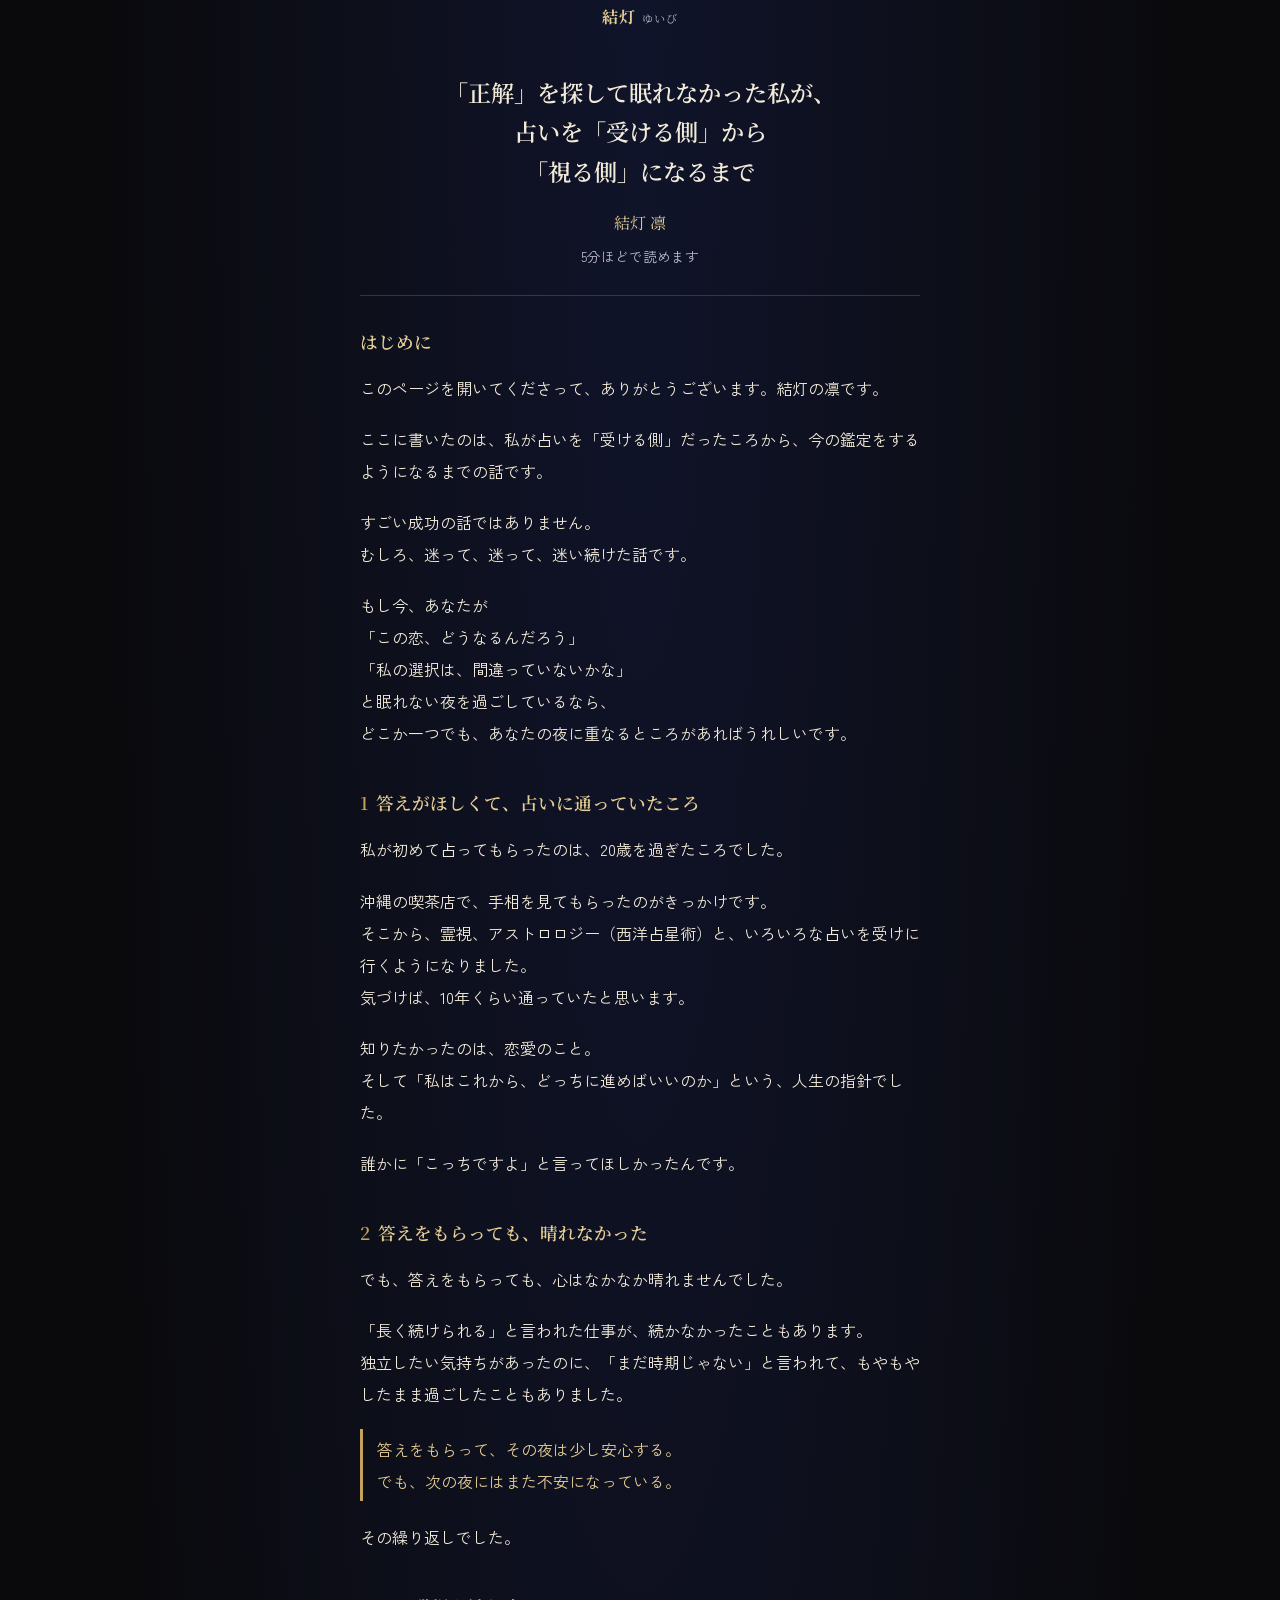
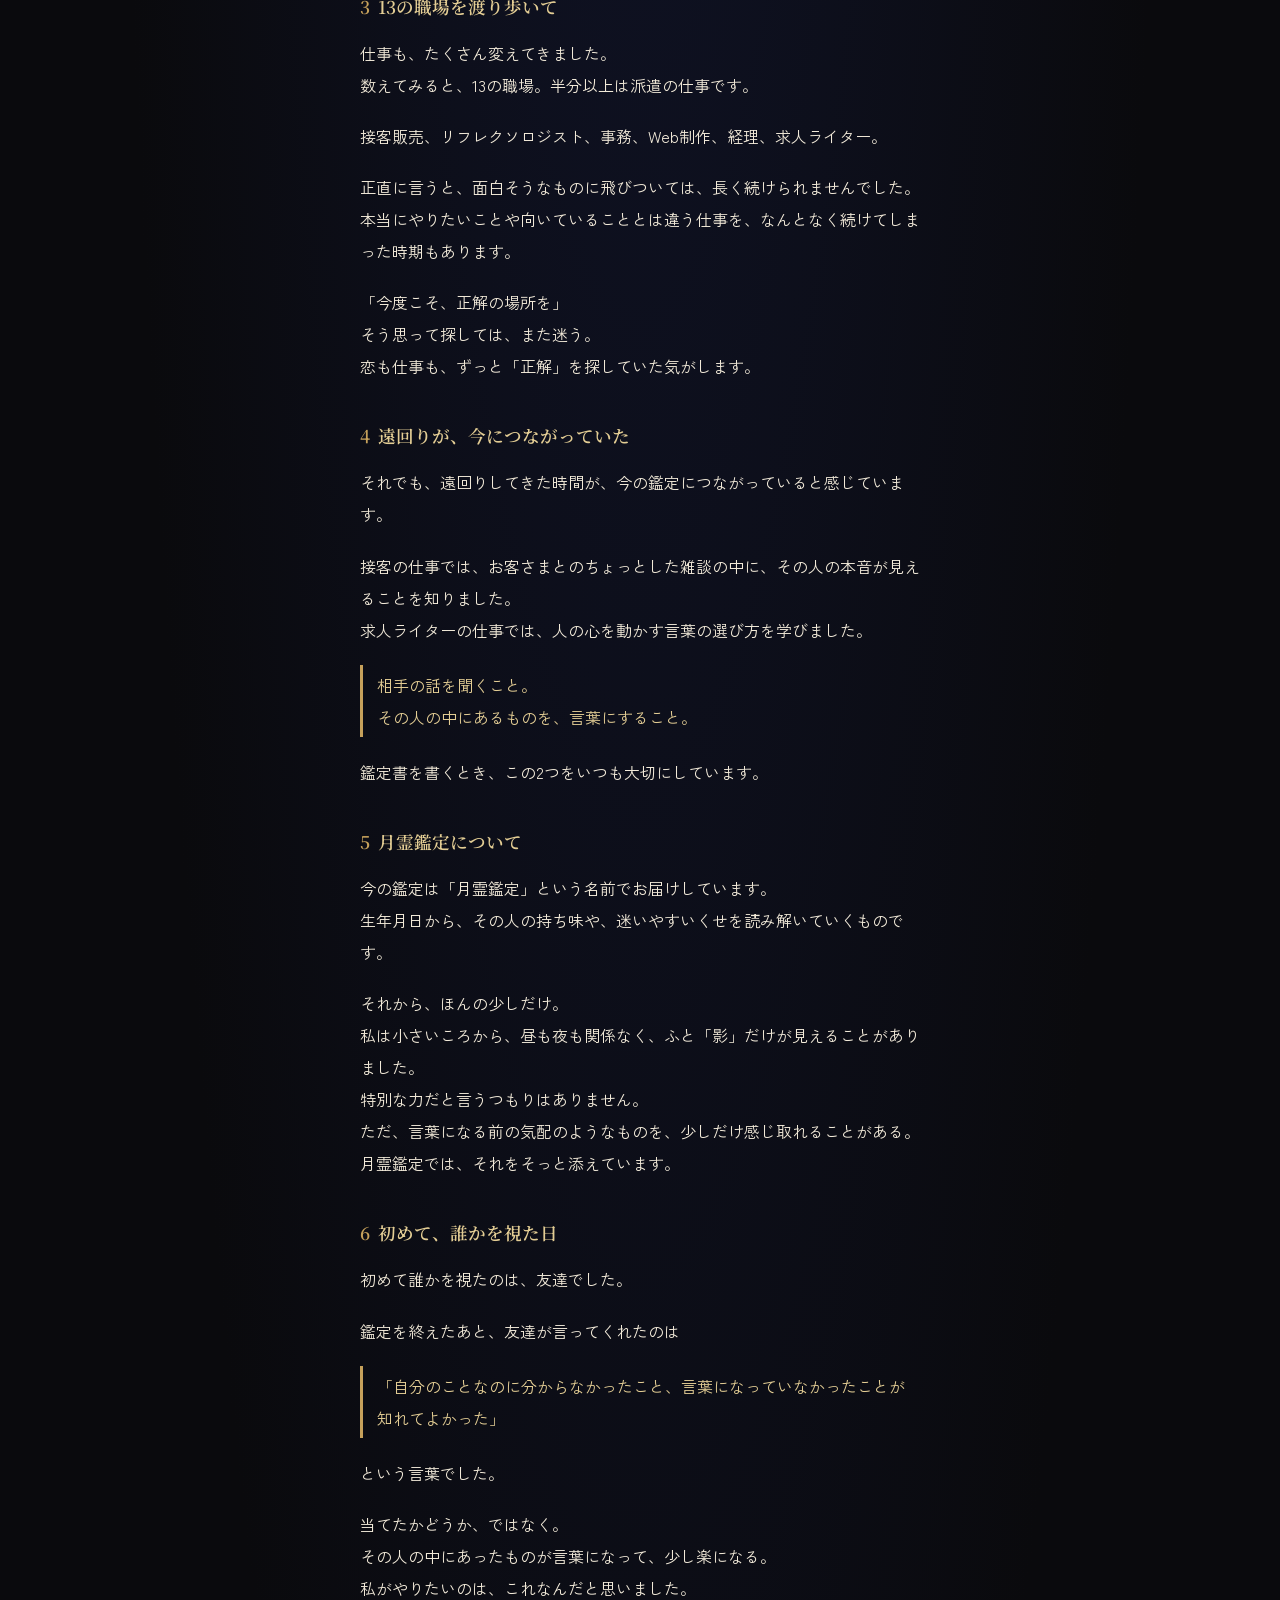
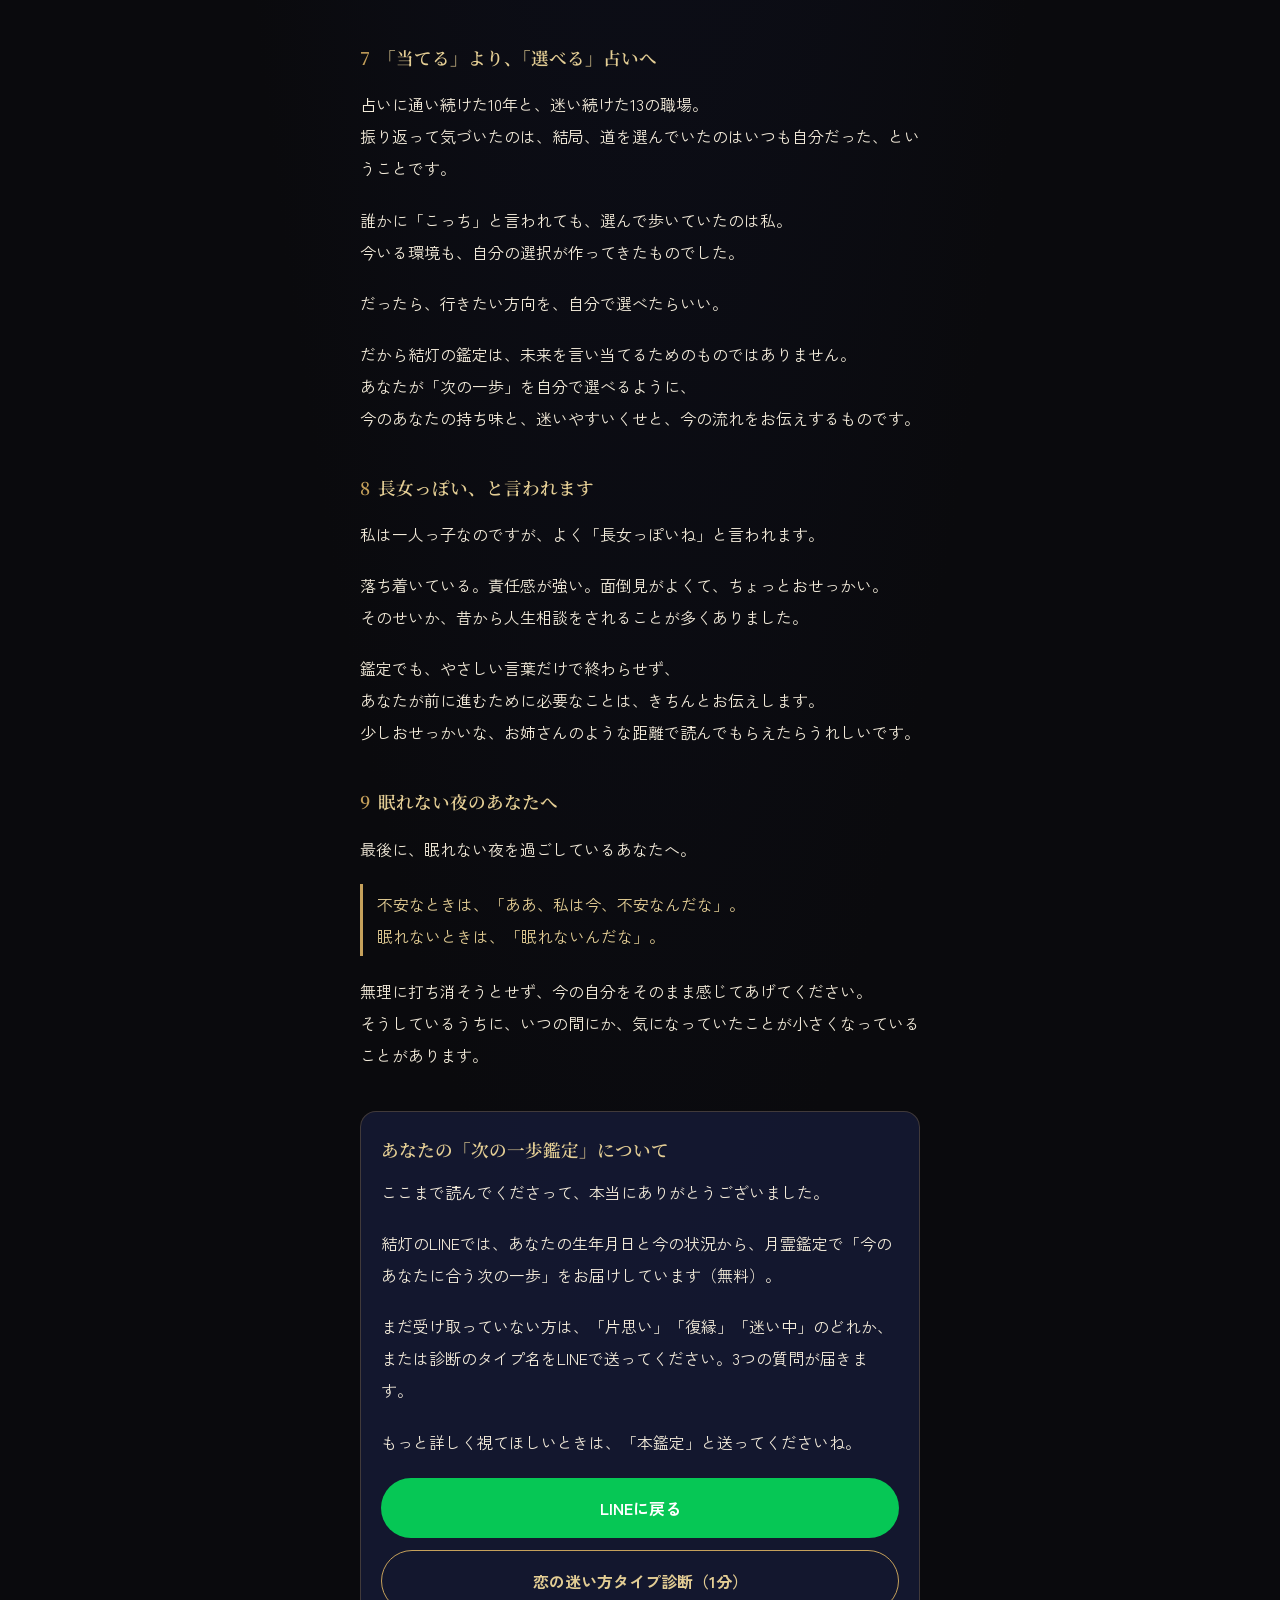
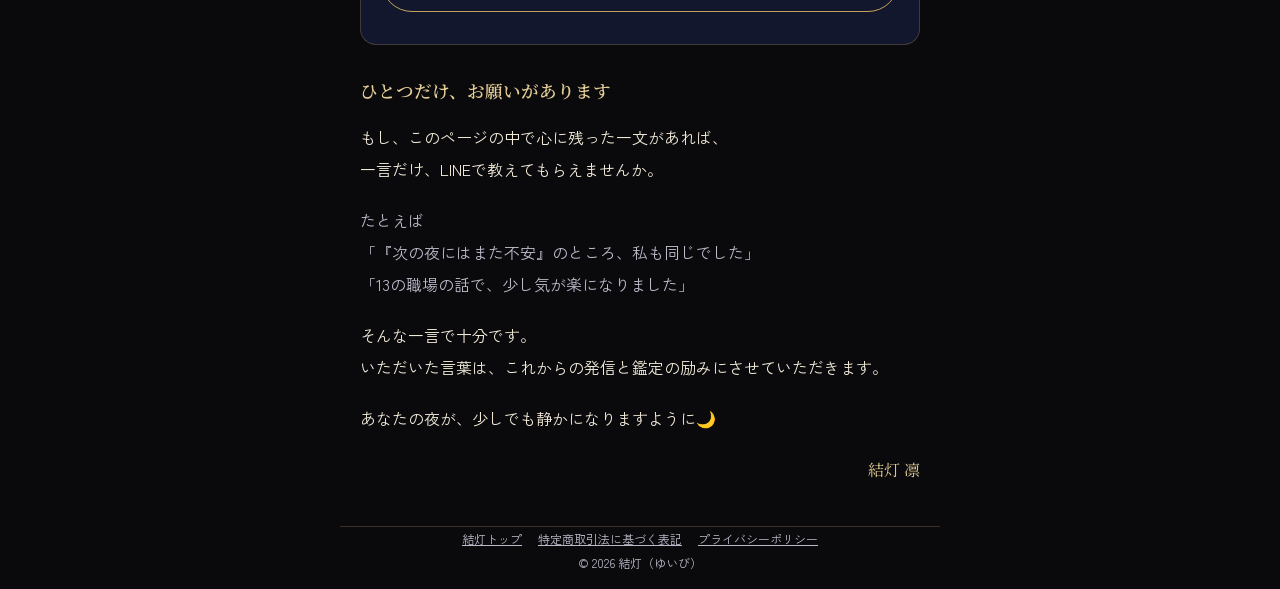
<file: story.html>
<!DOCTYPE html>
<html lang="ja">
<head>
<meta charset="UTF-8">
<meta name="viewport" content="width=device-width, initial-scale=1.0">
<meta name="robots" content="noindex">
<title>「正解」を探して眠れなかった私が — 結灯（ゆいび）</title>
<meta name="description" content="占いを「受ける側」だった結灯 凛が、「視る側」になるまでの話。">
<link rel="preconnect" href="https://fonts.googleapis.com">
<link href="https://fonts.googleapis.com/css2?family=Noto+Serif+JP:wght@400;600;700&family=Zen+Kaku+Gothic+New:wght@400;500;700&display=swap" rel="stylesheet">
<style>
:root {
  --bg: #0a0a0d;
  --bg-alt: #10142a;
  --text: #f2ead9;
  --muted: #bcb9c9;
  --accent: #c6a15b;
  --accent-soft: #e3cd94;
  --border: rgba(198, 161, 91, 0.25);
  --serif: "Noto Serif JP", serif;
  --sans: "Zen Kaku Gothic New", sans-serif;
}
* { box-sizing: border-box; }
body {
  margin: 0;
  background: radial-gradient(ellipse at top, var(--bg-alt) 0%, var(--bg) 60%);
  color: var(--text);
  font-family: var(--sans);
  line-height: 2;
  -webkit-font-smoothing: antialiased;
}
a { color: inherit; }
.wrap { max-width: 600px; margin: 0 auto; padding: 0 20px; }
header { padding: 20px 0 0; text-align: center; }
.logo { font-family: var(--serif); font-weight: 700; color: var(--accent-soft); letter-spacing: .05em; text-decoration: none; }
.logo small { font-size: .7em; margin-left: 6px; color: var(--muted); font-weight: 400; }
.title { padding: 40px 0 24px; text-align: center; border-bottom: 1px solid var(--border); margin-bottom: 32px; }
h1 { font-family: var(--serif); font-size: 1.45rem; line-height: 1.7; font-weight: 600; margin: 0 0 16px; }
.by { color: var(--accent-soft); font-family: var(--serif); margin: 0; }
.time { color: var(--muted); font-size: .85rem; margin: 4px 0 0; }
section { margin: 0 0 40px; }
h2 { font-family: var(--serif); font-size: 1.1rem; font-weight: 600; color: var(--accent-soft); margin: 0 0 16px; line-height: 1.6; }
h2 .num { display: inline-block; margin-right: 8px; color: var(--accent); }
p { margin: 0 0 1.2em; }
.quote { border-left: 3px solid var(--accent); padding: 4px 0 4px 14px; color: var(--accent-soft); margin: 0 0 1.2em; }
.box { background: rgba(22, 27, 54, 0.85); border: 1px solid var(--border); border-radius: 16px; padding: 24px 20px; margin: 0 0 32px; }
.box h2 { margin-bottom: 12px; }
.btn {
  display: block; width: 100%; margin: 20px 0 8px;
  padding: 14px 16px; border-radius: 999px;
  background: #06c755; color: #fff; font-weight: 700; text-align: center; text-decoration: none;
}
.btn-ghost { background: transparent; border: 1px solid var(--accent); color: var(--accent-soft); margin-top: 12px; }
.ex { color: var(--muted); }
.sign { text-align: right; font-family: var(--serif); color: var(--accent-soft); }
footer { text-align: center; font-size: .75rem; color: var(--muted); padding: 16px 0 32px; border-top: 1px solid var(--border); }
footer a { margin: 0 8px; }
</style>
  <script data-goatcounter="https://yuibirin.goatcounter.com/count" async src="https://gc.zgo.at/count.js"></script>
</head>
<body>
<header class="wrap">
  <a class="logo" href="index.html">結灯<small>ゆいび</small></a>
</header>

<main class="wrap">
  <div class="title">
    <h1>「正解」を探して眠れなかった私が、<br>占いを「受ける側」から<br>「視る側」になるまで</h1>
    <p class="by">結灯 凛</p>
    <p class="time">5分ほどで読めます</p>
  </div>

  <section>
    <h2>はじめに</h2>
    <p>このページを開いてくださって、ありがとうございます。結灯の凛です。</p>
    <p>ここに書いたのは、私が占いを「受ける側」だったころから、今の鑑定をするようになるまでの話です。</p>
    <p>すごい成功の話ではありません。<br>むしろ、迷って、迷って、迷い続けた話です。</p>
    <p>もし今、あなたが<br>「この恋、どうなるんだろう」<br>「私の選択は、間違っていないかな」<br>と眠れない夜を過ごしているなら、<br>どこか一つでも、あなたの夜に重なるところがあればうれしいです。</p>
  </section>

  <section>
    <h2><span class="num">1</span>答えがほしくて、占いに通っていたころ</h2>
    <p>私が初めて占ってもらったのは、20歳を過ぎたころでした。</p>
    <p>沖縄の喫茶店で、手相を見てもらったのがきっかけです。<br>そこから、霊視、アストロロジー（西洋占星術）と、いろいろな占いを受けに行くようになりました。<br>気づけば、10年くらい通っていたと思います。</p>
    <p>知りたかったのは、恋愛のこと。<br>そして「私はこれから、どっちに進めばいいのか」という、人生の指針でした。</p>
    <p>誰かに「こっちですよ」と言ってほしかったんです。</p>
  </section>

  <section>
    <h2><span class="num">2</span>答えをもらっても、晴れなかった</h2>
    <p>でも、答えをもらっても、心はなかなか晴れませんでした。</p>
    <p>「長く続けられる」と言われた仕事が、続かなかったこともあります。<br>独立したい気持ちがあったのに、「まだ時期じゃない」と言われて、もやもやしたまま過ごしたこともありました。</p>
    <p class="quote">答えをもらって、その夜は少し安心する。<br>でも、次の夜にはまた不安になっている。</p>
    <p>その繰り返しでした。</p>
  </section>

  <section>
    <h2><span class="num">3</span>13の職場を渡り歩いて</h2>
    <p>仕事も、たくさん変えてきました。<br>数えてみると、13の職場。半分以上は派遣の仕事です。</p>
    <p>接客販売、リフレクソロジスト、事務、Web制作、経理、求人ライター。</p>
    <p>正直に言うと、面白そうなものに飛びついては、長く続けられませんでした。<br>本当にやりたいことや向いていることとは違う仕事を、なんとなく続けてしまった時期もあります。</p>
    <p>「今度こそ、正解の場所を」<br>そう思って探しては、また迷う。<br>恋も仕事も、ずっと「正解」を探していた気がします。</p>
  </section>

  <section>
    <h2><span class="num">4</span>遠回りが、今につながっていた</h2>
    <p>それでも、遠回りしてきた時間が、今の鑑定につながっていると感じています。</p>
    <p>接客の仕事では、お客さまとのちょっとした雑談の中に、その人の本音が見えることを知りました。<br>求人ライターの仕事では、人の心を動かす言葉の選び方を学びました。</p>
    <p class="quote">相手の話を聞くこと。<br>その人の中にあるものを、言葉にすること。</p>
    <p>鑑定書を書くとき、この2つをいつも大切にしています。</p>
  </section>

  <section>
    <h2><span class="num">5</span>月霊鑑定について</h2>
    <p>今の鑑定は「月霊鑑定」という名前でお届けしています。<br>生年月日から、その人の持ち味や、迷いやすいくせを読み解いていくものです。</p>
    <p>それから、ほんの少しだけ。<br>私は小さいころから、昼も夜も関係なく、ふと「影」だけが見えることがありました。<br>特別な力だと言うつもりはありません。<br>ただ、言葉になる前の気配のようなものを、少しだけ感じ取れることがある。<br>月霊鑑定では、それをそっと添えています。</p>
  </section>

  <section>
    <h2><span class="num">6</span>初めて、誰かを視た日</h2>
    <p>初めて誰かを視たのは、友達でした。</p>
    <p>鑑定を終えたあと、友達が言ってくれたのは</p>
    <p class="quote">「自分のことなのに分からなかったこと、言葉になっていなかったことが知れてよかった」</p>
    <p>という言葉でした。</p>
    <p>当てたかどうか、ではなく。<br>その人の中にあったものが言葉になって、少し楽になる。<br>私がやりたいのは、これなんだと思いました。</p>
  </section>

  <section>
    <h2><span class="num">7</span>「当てる」より、「選べる」占いへ</h2>
    <p>占いに通い続けた10年と、迷い続けた13の職場。<br>振り返って気づいたのは、結局、道を選んでいたのはいつも自分だった、ということです。</p>
    <p>誰かに「こっち」と言われても、選んで歩いていたのは私。<br>今いる環境も、自分の選択が作ってきたものでした。</p>
    <p>だったら、行きたい方向を、自分で選べたらいい。</p>
    <p>だから結灯の鑑定は、未来を言い当てるためのものではありません。<br>あなたが「次の一歩」を自分で選べるように、<br>今のあなたの持ち味と、迷いやすいくせと、今の流れをお伝えするものです。</p>
  </section>

  <section>
    <h2><span class="num">8</span>長女っぽい、と言われます</h2>
    <p>私は一人っ子なのですが、よく「長女っぽいね」と言われます。</p>
    <p>落ち着いている。責任感が強い。面倒見がよくて、ちょっとおせっかい。<br>そのせいか、昔から人生相談をされることが多くありました。</p>
    <p>鑑定でも、やさしい言葉だけで終わらせず、<br>あなたが前に進むために必要なことは、きちんとお伝えします。<br>少しおせっかいな、お姉さんのような距離で読んでもらえたらうれしいです。</p>
  </section>

  <section>
    <h2><span class="num">9</span>眠れない夜のあなたへ</h2>
    <p>最後に、眠れない夜を過ごしているあなたへ。</p>
    <p class="quote">不安なときは、「ああ、私は今、不安なんだな」。<br>眠れないときは、「眠れないんだな」。</p>
    <p>無理に打ち消そうとせず、今の自分をそのまま感じてあげてください。<br>そうしているうちに、いつの間にか、気になっていたことが小さくなっていることがあります。</p>
  </section>

  <div class="box">
    <h2>あなたの「次の一歩鑑定」について</h2>
    <p>ここまで読んでくださって、本当にありがとうございました。</p>
    <p>結灯のLINEでは、あなたの生年月日と今の状況から、月霊鑑定で「今のあなたに合う次の一歩」をお届けしています（無料）。</p>
    <p>まだ受け取っていない方は、「片思い」「復縁」「迷い中」のどれか、または診断のタイプ名をLINEで送ってください。3つの質問が届きます。</p>
    <p>もっと詳しく視てほしいときは、「本鑑定」と送ってくださいね。</p>
    <a class="btn" href="https://lin.ee/8KUu7Op" target="_blank" rel="noopener">LINEに戻る</a>
    <a class="btn btn-ghost" href="shindan.html">恋の迷い方タイプ診断（1分）</a>
  </div>

  <section>
    <h2>ひとつだけ、お願いがあります</h2>
    <p>もし、このページの中で心に残った一文があれば、<br>一言だけ、LINEで教えてもらえませんか。</p>
    <p class="ex">たとえば<br>「『次の夜にはまた不安』のところ、私も同じでした」<br>「13の職場の話で、少し気が楽になりました」</p>
    <p>そんな一言で十分です。<br>いただいた言葉は、これからの発信と鑑定の励みにさせていただきます。</p>
    <p>あなたの夜が、少しでも静かになりますように🌙</p>
    <p class="sign">結灯 凛</p>
  </section>
</main>

<footer class="wrap">
  <a href="index.html">結灯トップ</a><a href="tokushoho.html">特定商取引法に基づく表記</a><a href="privacy.html">プライバシーポリシー</a>
  <p>&copy; 2026 結灯（ゆいび）</p>
</footer>
</body>
</html>
</file>
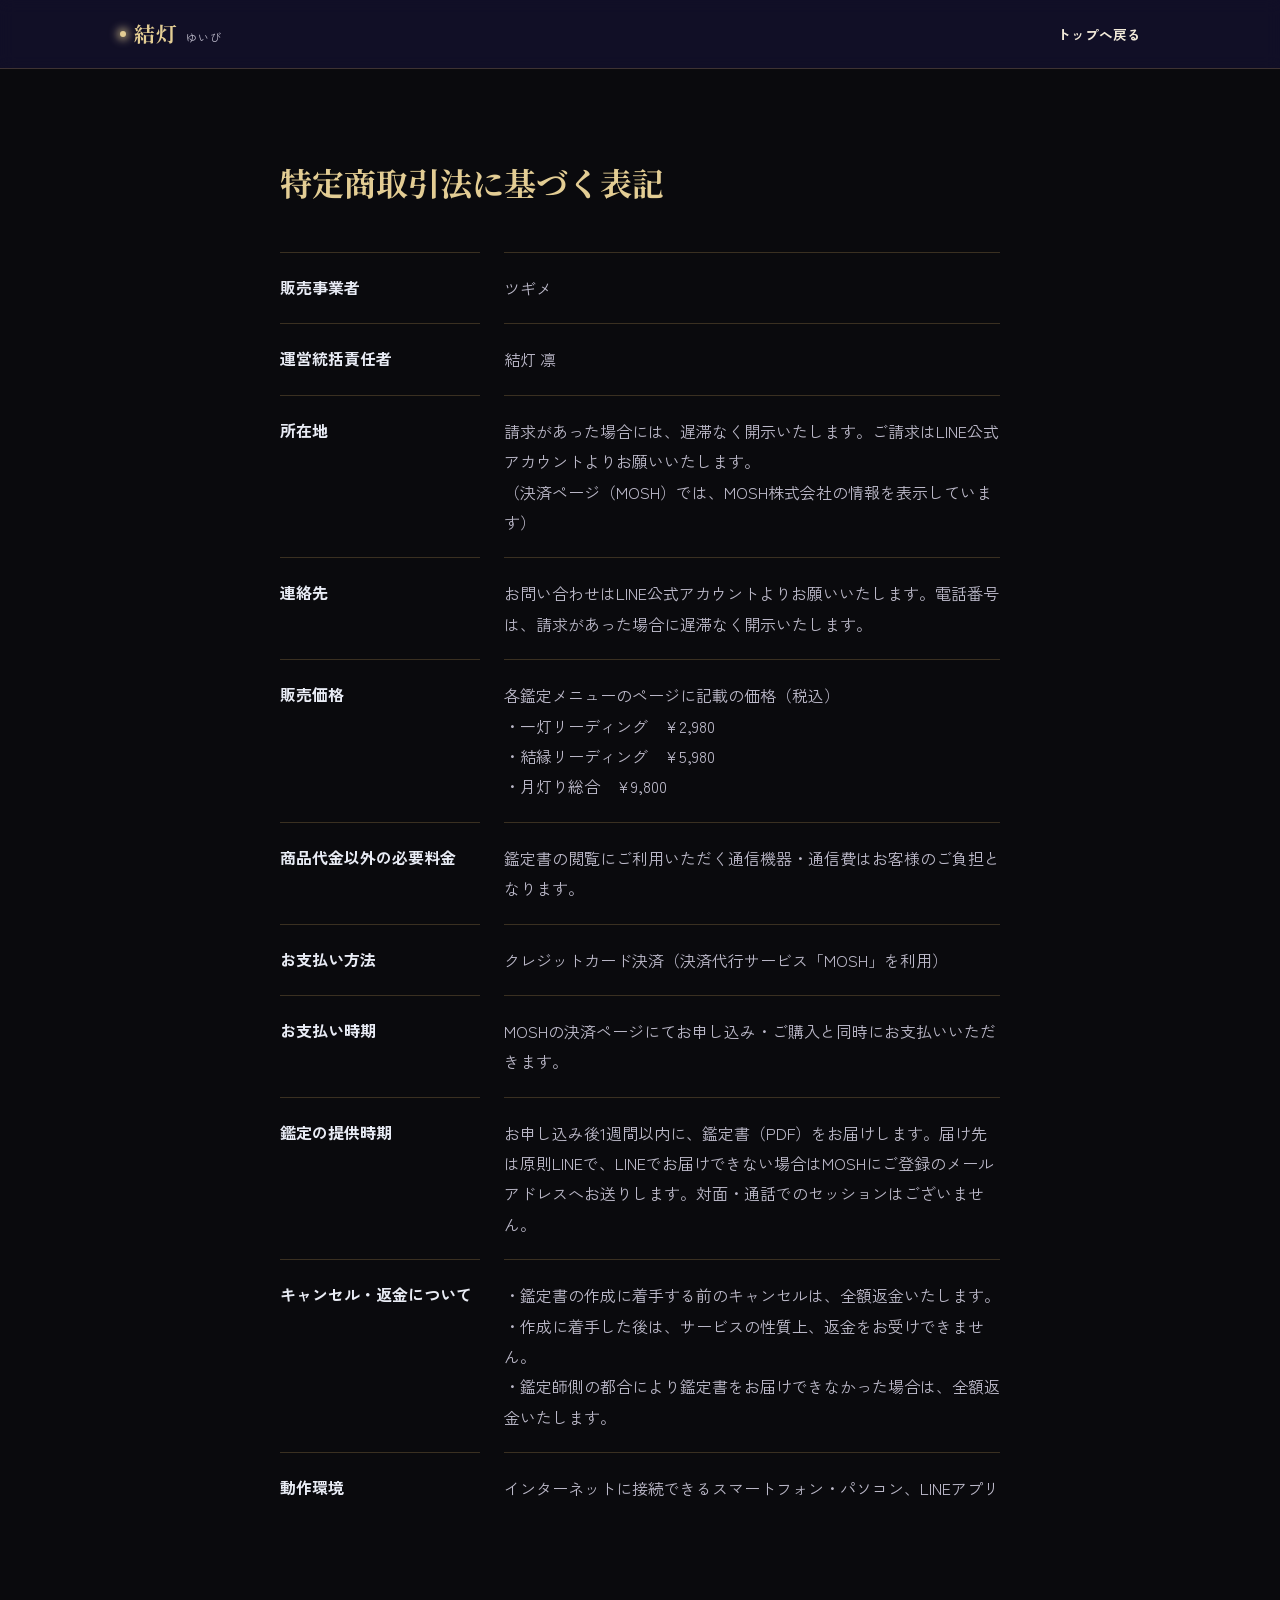
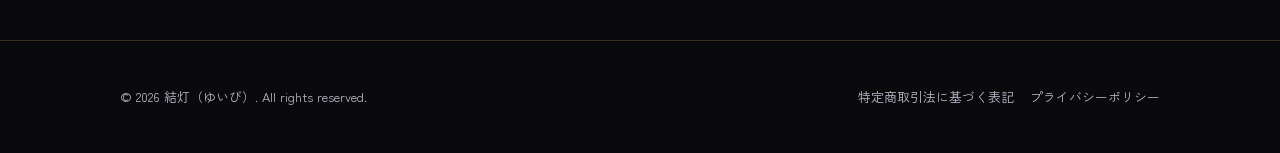
<file: tokushoho.html>
<!DOCTYPE html>
<html lang="ja">
<head>
<meta charset="UTF-8">
<meta name="viewport" content="width=device-width, initial-scale=1.0">
<title>特定商取引法に基づく表記 — 結灯（ゆいび）</title>
<meta name="description" content="結灯（ゆいび）の特定商取引法に基づく表記です。">
<link rel="preconnect" href="https://fonts.googleapis.com">
<link href="https://fonts.googleapis.com/css2?family=Noto+Serif+JP:wght@400;600;700&family=Zen+Kaku+Gothic+New:wght@400;500;700&display=swap" rel="stylesheet">
<link rel="stylesheet" href="css/style.css">
<link rel="stylesheet" href="css/legal.css">
  <script data-goatcounter="https://yuibirin.goatcounter.com/count" async src="https://gc.zgo.at/count.js"></script>
</head>
<body>

<header class="site-header">
  <div class="container header-inner">
    <a href="index.html" class="logo"><span class="logo-glow" aria-hidden="true"></span>結灯<span class="logo-kana">ゆいび</span></a>
    <a href="index.html" class="btn btn-small header-cta">トップへ戻る</a>
  </div>
</header>

<main class="legal">
  <div class="container legal-inner">
    <h1>特定商取引法に基づく表記</h1>

    <dl class="legal-list">
      <dt>販売事業者</dt>
      <dd>ツギメ</dd>

      <dt>運営統括責任者</dt>
      <dd>結灯 凛</dd>

      <dt>所在地</dt>
      <dd>請求があった場合には、遅滞なく開示いたします。ご請求はLINE公式アカウントよりお願いいたします。<br>（決済ページ（MOSH）では、MOSH株式会社の情報を表示しています）</dd>

      <dt>連絡先</dt>
      <dd>お問い合わせは<a href="https://lin.ee/8KUu7Op" target="_blank" rel="noopener">LINE公式アカウント</a>よりお願いいたします。電話番号は、請求があった場合に遅滞なく開示いたします。</dd>

      <dt>販売価格</dt>
      <dd>
        各鑑定メニューのページに記載の価格（税込）<br>
        ・一灯リーディング　¥2,980<br>
        ・結縁リーディング　¥5,980<br>
        ・月灯り総合　¥9,800
      </dd>

      <dt>商品代金以外の必要料金</dt>
      <dd>鑑定書の閲覧にご利用いただく通信機器・通信費はお客様のご負担となります。</dd>

      <dt>お支払い方法</dt>
      <dd>クレジットカード決済（決済代行サービス「MOSH」を利用）</dd>

      <dt>お支払い時期</dt>
      <dd>MOSHの決済ページにてお申し込み・ご購入と同時にお支払いいただきます。</dd>

      <dt>鑑定の提供時期</dt>
      <dd>お申し込み後1週間以内に、鑑定書（PDF）をお届けします。届け先は原則LINEで、LINEでお届けできない場合はMOSHにご登録のメールアドレスへお送りします。対面・通話でのセッションはございません。</dd>

      <dt>キャンセル・返金について</dt>
      <dd>
        ・鑑定書の作成に着手する前のキャンセルは、全額返金いたします。<br>
        ・作成に着手した後は、サービスの性質上、返金をお受けできません。<br>
        ・鑑定師側の都合により鑑定書をお届けできなかった場合は、全額返金いたします。
      </dd>

      <dt>動作環境</dt>
      <dd>インターネットに接続できるスマートフォン・パソコン、LINEアプリ</dd>
    </dl>
  </div>
</main>

<footer class="site-footer">
  <div class="container footer-inner">
    <p>&copy; 2026 結灯（ゆいび）. All rights reserved.</p>
    <nav class="footer-nav">
      <a href="tokushoho.html">特定商取引法に基づく表記</a>
      <a href="privacy.html">プライバシーポリシー</a>
    </nav>
  </div>
</footer>

</body>
</html>
</file>
<file: css/style.css>
:root {
  --color-bg: #0a0a0d;
  --color-bg-alt: #10142a;
  --color-surface: #161b36;
  --color-text: #f2ead9;
  --color-text-muted: #bcb9c9;
  --color-accent: #c6a15b;
  --color-accent-soft: #e3cd94;
  --color-moon: #e9ecf5;
  --color-border: rgba(198, 161, 91, 0.25);
  --font-serif: "Noto Serif JP", serif;
  --font-sans: "Zen Kaku Gothic New", sans-serif;
  --radius: 16px;
  --max-width: 1080px;
}

* { box-sizing: border-box; }

html { scroll-behavior: smooth; }

body {
  margin: 0;
  background: var(--color-bg);
  color: var(--color-text);
  font-family: var(--font-sans);
  line-height: 1.8;
  -webkit-font-smoothing: antialiased;
}

h1, h2, h3, .logo, .plan-price, .about-name {
  font-family: var(--font-serif);
}

a { color: inherit; text-decoration: none; }

img { max-width: 100%; display: block; }

.container {
  max-width: var(--max-width);
  margin: 0 auto;
  padding: 0 20px;
}

/* Header */
.site-header {
  position: sticky;
  top: 0;
  z-index: 100;
  background: rgba(18, 16, 42, 0.9);
  backdrop-filter: blur(8px);
  border-bottom: 1px solid var(--color-border);
}

.header-inner {
  display: flex;
  align-items: center;
  justify-content: space-between;
  height: 68px;
  gap: 16px;
}

.logo {
  display: inline-flex;
  align-items: baseline;
  gap: 8px;
  font-size: 1.3rem;
  font-weight: 700;
  color: var(--color-accent-soft);
  letter-spacing: 0.05em;
  flex-shrink: 0;
}

.logo-glow {
  width: 6px;
  height: 6px;
  border-radius: 50%;
  background: var(--color-accent-soft);
  box-shadow: 0 0 8px 3px rgba(227, 205, 148, 0.7);
  align-self: center;
}

.logo-kana {
  font-family: var(--font-sans);
  font-weight: 400;
  font-size: 0.7rem;
  color: var(--color-text-muted);
  letter-spacing: 0.1em;
}

.nav {
  display: none;
  gap: 24px;
  font-size: 0.9rem;
  color: var(--color-text-muted);
}

.nav a:hover { color: var(--color-accent-soft); }

.header-cta {
  display: none;
}

.nav-toggle {
  background: none;
  border: 1px solid var(--color-border);
  color: var(--color-text);
  font-size: 1.2rem;
  border-radius: 8px;
  width: 40px;
  height: 40px;
  cursor: pointer;
}

@media (min-width: 860px) {
  .nav { display: flex; }
  .header-cta { display: inline-block; }
  .nav-toggle { display: none; }
}

.nav.nav-open {
  display: flex;
  flex-direction: column;
  position: absolute;
  top: 68px;
  left: 0;
  right: 0;
  background: var(--color-bg-alt);
  padding: 16px 20px 24px;
  border-bottom: 1px solid var(--color-border);
  gap: 14px;
}

/* Buttons */
.btn {
  display: inline-block;
  padding: 12px 28px;
  border-radius: 999px;
  font-weight: 600;
  font-size: 0.95rem;
  transition: transform 0.15s ease, box-shadow 0.15s ease, opacity 0.15s ease;
  border: 1px solid transparent;
}

.btn:hover { transform: translateY(-2px); }

.btn-primary {
  background: linear-gradient(135deg, var(--color-accent), var(--color-accent-soft));
  color: #241a05;
  box-shadow: 0 8px 24px rgba(227, 180, 100, 0.25);
}

.btn-outline {
  border-color: var(--color-accent);
  color: var(--color-accent-soft);
}

.btn-small { padding: 8px 18px; font-size: 0.85rem; }
.btn-large { padding: 16px 40px; font-size: 1.05rem; }

/* Hero */
.hero {
  position: relative;
  padding: 110px 0 90px;
  background: radial-gradient(circle at 20% 20%, rgba(227,180,100,0.12), transparent 55%),
              radial-gradient(circle at 80% 0%, rgba(120,100,220,0.25), transparent 50%),
              var(--color-bg);
  text-align: center;
  overflow: hidden;
}

.hero-stars {
  position: absolute;
  inset: 0;
  background-image:
    radial-gradient(1.5px 1.5px at 10% 20%, #fff, transparent),
    radial-gradient(1.5px 1.5px at 80% 30%, #fff, transparent),
    radial-gradient(1px 1px at 40% 70%, #fff, transparent),
    radial-gradient(1.5px 1.5px at 60% 15%, #fff, transparent),
    radial-gradient(1px 1px at 90% 80%, #fff, transparent),
    radial-gradient(1px 1px at 25% 85%, #fff, transparent);
  opacity: 0.5;
  pointer-events: none;
}

.hero-inner { position: relative; max-width: 720px; }

.eyebrow {
  color: var(--color-accent-soft);
  letter-spacing: 0.2em;
  font-size: 0.8rem;
  margin-bottom: 16px;
}

.hero h1 {
  font-size: clamp(1.7rem, 4.5vw, 2.6rem);
  margin: 0 0 24px;
  color: var(--color-text);
}

.hero-sub {
  color: var(--color-text-muted);
  margin-bottom: 36px;
  font-size: 1rem;
}

/* Section basics */
section { padding: 80px 0; }

.section-title {
  text-align: center;
  font-size: clamp(1.4rem, 3vw, 1.9rem);
  margin-bottom: 48px;
  color: var(--color-accent-soft);
  position: relative;
}

.section-title.align-left { text-align: left; }

/* Empathy */
.empathy { background: var(--color-bg-alt); }

.empathy-list {
  list-style: none;
  margin: 0 0 40px;
  padding: 0;
  display: grid;
  grid-template-columns: 1fr;
  gap: 20px;
}

@media (min-width: 640px) {
  .empathy-list { grid-template-columns: 1fr 1fr; }
}

.empathy-list li {
  background: var(--color-surface);
  border: 1px solid var(--color-border);
  border-radius: var(--radius);
  padding: 24px;
  display: flex;
  align-items: flex-start;
  gap: 16px;
}

.empathy-icon { font-size: 1.6rem; }

.empathy-list p { margin: 0; color: var(--color-text-muted); }

.empathy-lead {
  text-align: center;
  color: var(--color-accent-soft);
  font-weight: 600;
}

/* About */
.about-inner {
  display: flex;
  flex-direction: column;
  gap: 32px;
  align-items: center;
}

@media (min-width: 760px) {
  .about-inner { flex-direction: row; align-items: flex-start; }
}

.about-photo {
  flex-shrink: 0;
  width: 220px;
  height: 220px;
  border-radius: 50%;
  background: var(--color-surface);
  border: 1px solid var(--color-border);
  box-shadow: 0 0 32px rgba(198, 161, 91, 0.2);
  overflow: hidden;
}

.about-photo img {
  width: 100%;
  height: 100%;
  object-fit: cover;
}

.about-text { flex: 1; }

.about-name {
  display: flex;
  align-items: baseline;
  gap: 10px;
  font-size: 1.2rem;
  color: var(--color-accent-soft);
  margin-bottom: 4px;
}

.about-kana {
  font-family: var(--font-sans);
  font-weight: 400;
  font-size: 0.8rem;
  color: var(--color-text-muted);
}

.about-title {
  font-size: 0.9rem;
  color: var(--color-moon);
  margin-bottom: 20px;
  letter-spacing: 0.05em;
}

.about-text p { color: var(--color-text-muted); }

/* Menu / plans */
.plans {
  display: grid;
  grid-template-columns: 1fr;
  gap: 24px;
}

@media (min-width: 860px) {
  .plans { grid-template-columns: repeat(3, 1fr); }
}

.plan-card {
  position: relative;
  background: var(--color-surface);
  border: 1px solid var(--color-border);
  border-radius: var(--radius);
  padding: 32px 24px;
  text-align: center;
  display: flex;
  flex-direction: column;
  gap: 16px;
}

.plan-featured {
  border-color: var(--color-accent);
  box-shadow: 0 12px 32px rgba(227, 180, 100, 0.15);
  transform: translateY(-4px);
}

.plan-badge {
  position: absolute;
  top: -14px;
  left: 50%;
  transform: translateX(-50%);
  background: var(--color-accent);
  color: #241a05;
  font-size: 0.75rem;
  font-weight: 700;
  padding: 4px 16px;
  border-radius: 999px;
}

.plan-card h3 { margin: 0; }

.plan-price {
  font-size: 1.8rem;
  color: var(--color-accent-soft);
  margin: 0;
}

.plan-card ul {
  list-style: none;
  padding: 0;
  margin: 0;
  color: var(--color-text-muted);
  font-size: 0.9rem;
  display: flex;
  flex-direction: column;
  gap: 8px;
  text-align: left;
}

.plan-card ul li::before { content: "・"; color: var(--color-accent); }

.menu-flow-note {
  text-align: center;
  color: var(--color-text-muted);
  font-size: 0.85rem;
  margin-top: 32px;
}

.menu-flow-note a {
  color: var(--color-accent-soft);
  text-decoration: underline;
  text-underline-offset: 3px;
}

/* Flow */
.flow { background: var(--color-bg-alt); }

.flow-steps {
  list-style: none;
  margin: 0;
  padding: 0;
  display: grid;
  grid-template-columns: 1fr;
  gap: 24px;
  counter-reset: step;
}

@media (min-width: 760px) {
  .flow-steps { grid-template-columns: repeat(4, 1fr); }
}

.flow-steps li {
  background: var(--color-surface);
  border: 1px solid var(--color-border);
  border-radius: var(--radius);
  padding: 28px 20px;
  text-align: center;
}

.flow-num {
  display: inline-flex;
  align-items: center;
  justify-content: center;
  width: 36px;
  height: 36px;
  border-radius: 50%;
  background: var(--color-accent);
  color: #241a05;
  font-weight: 700;
  margin-bottom: 12px;
}

.flow-steps h3 { margin: 8px 0; font-size: 1rem; }
.flow-steps p { color: var(--color-text-muted); font-size: 0.9rem; margin: 0; }

/* FAQ */
.faq-list {
  display: flex;
  flex-direction: column;
  gap: 12px;
  max-width: 760px;
  margin: 0 auto;
}

.faq-list details {
  background: var(--color-surface);
  border: 1px solid var(--color-border);
  border-radius: 12px;
  padding: 16px 20px;
}

.faq-list summary {
  cursor: pointer;
  font-weight: 600;
  color: var(--color-accent-soft);
}

.faq-list p {
  color: var(--color-text-muted);
  margin: 12px 0 0;
}

/* CTA final */
.cta-final {
  text-align: center;
  background: radial-gradient(circle at 50% 0%, rgba(227,180,100,0.15), transparent 60%),
              var(--color-bg-alt);
}

.cta-final h2 { color: var(--color-accent-soft); margin-bottom: 12px; }
.cta-final p { color: var(--color-text-muted); }
.cta-note {
  margin-top: 20px;
  font-size: 0.8rem;
  color: var(--color-text-muted);
  opacity: 0.8;
}

/* Footer */
.site-footer {
  padding: 32px 0;
  border-top: 1px solid var(--color-border);
}

.footer-inner {
  display: flex;
  flex-direction: column;
  gap: 12px;
  align-items: center;
  text-align: center;
  color: var(--color-text-muted);
  font-size: 0.8rem;
}

.footer-nav {
  display: flex;
  gap: 16px;
}

@media (min-width: 640px) {
  .footer-inner { flex-direction: row; justify-content: space-between; }
}
</file>
<file: css/legal.css>
.header-inner { justify-content: space-between; }

.legal {
  padding: 64px 0 100px;
}

.legal-inner {
  max-width: 760px;
}

.legal h1 {
  font-family: var(--font-serif);
  color: var(--color-accent-soft);
  font-size: clamp(1.5rem, 3vw, 2rem);
  margin-bottom: 40px;
}

.legal-list {
  display: grid;
  grid-template-columns: 1fr;
  gap: 0;
}

.legal-list dt {
  font-weight: 700;
  color: var(--color-moon);
  padding: 20px 0 6px;
  border-top: 1px solid var(--color-border);
}

.legal-list dd {
  margin: 0 0 4px;
  color: var(--color-text-muted);
  line-height: 1.9;
}

@media (min-width: 700px) {
  .legal-list {
    grid-template-columns: 200px 1fr;
    column-gap: 24px;
  }

  .legal-list dt {
    padding: 20px 0;
  }

  .legal-list dd {
    padding: 20px 0;
    border-top: 1px solid var(--color-border);
    margin: 0;
  }
}

.legal-text {
  color: var(--color-text-muted);
  line-height: 1.9;
}

.legal-text h2 {
  font-family: var(--font-serif);
  color: var(--color-moon);
  font-size: 1.1rem;
  margin: 40px 0 12px;
  padding-top: 20px;
  border-top: 1px solid var(--color-border);
}

.legal-text p { margin: 0 0 12px; }

.legal-text ul {
  margin: 0 0 12px;
  padding-left: 1.4em;
}

.legal-text a { color: var(--color-accent-soft); }

.legal-text .legal-date {
  margin-top: 48px;
  font-size: 0.9rem;
}
</file>
<file: css/sample.css>
.sample-intro {
  color: var(--color-text-muted);
  margin-bottom: 40px;
  line-height: 1.9;
}

.doc-mock {
  background: #f2ead9;
  color: #2d2d2d;
  border-radius: 4px;
  padding: 32px 20px;
  box-shadow: 0 24px 60px rgba(0, 0, 0, 0.4);
  max-width: 640px;
  margin: 0 auto 40px;
}

@media (min-width: 640px) {
  .doc-mock {
    padding: 48px 40px;
  }
}

.doc-mock-eyebrow {
  text-align: center;
  color: #96703a;
  letter-spacing: 0.2em;
  font-size: 0.85rem;
  margin: 0 0 16px;
}

.doc-mock-title {
  font-family: var(--font-serif);
  text-align: center;
  color: #1b2340;
  font-size: 1.8rem;
  margin: 0 0 12px;
}

.doc-mock-names {
  text-align: center;
  color: #4a4a4a;
  margin: 0 0 32px;
}

.doc-mock-section {
  border-top: 1px solid rgba(27, 35, 64, 0.15);
  padding: 24px 0;
}

.doc-mock-section h3 {
  font-family: var(--font-serif);
  color: #1b2340;
  font-size: 1.05rem;
  margin: 0 0 12px;
}

.doc-mock-section p {
  color: #3a3a3a;
  line-height: 1.9;
  margin: 0;
}

.doc-mock-note {
  text-align: center;
  color: #8a8a8a;
  font-size: 0.75rem;
  margin: 24px 0 0;
}

.sample-footnote {
  text-align: center;
  color: var(--color-text-muted);
  max-width: 640px;
  margin: 0 auto 32px;
  line-height: 1.9;
}

.sample-page {
  text-align: center;
}

.sample-page .legal-inner {
  max-width: 760px;
}
</file>
